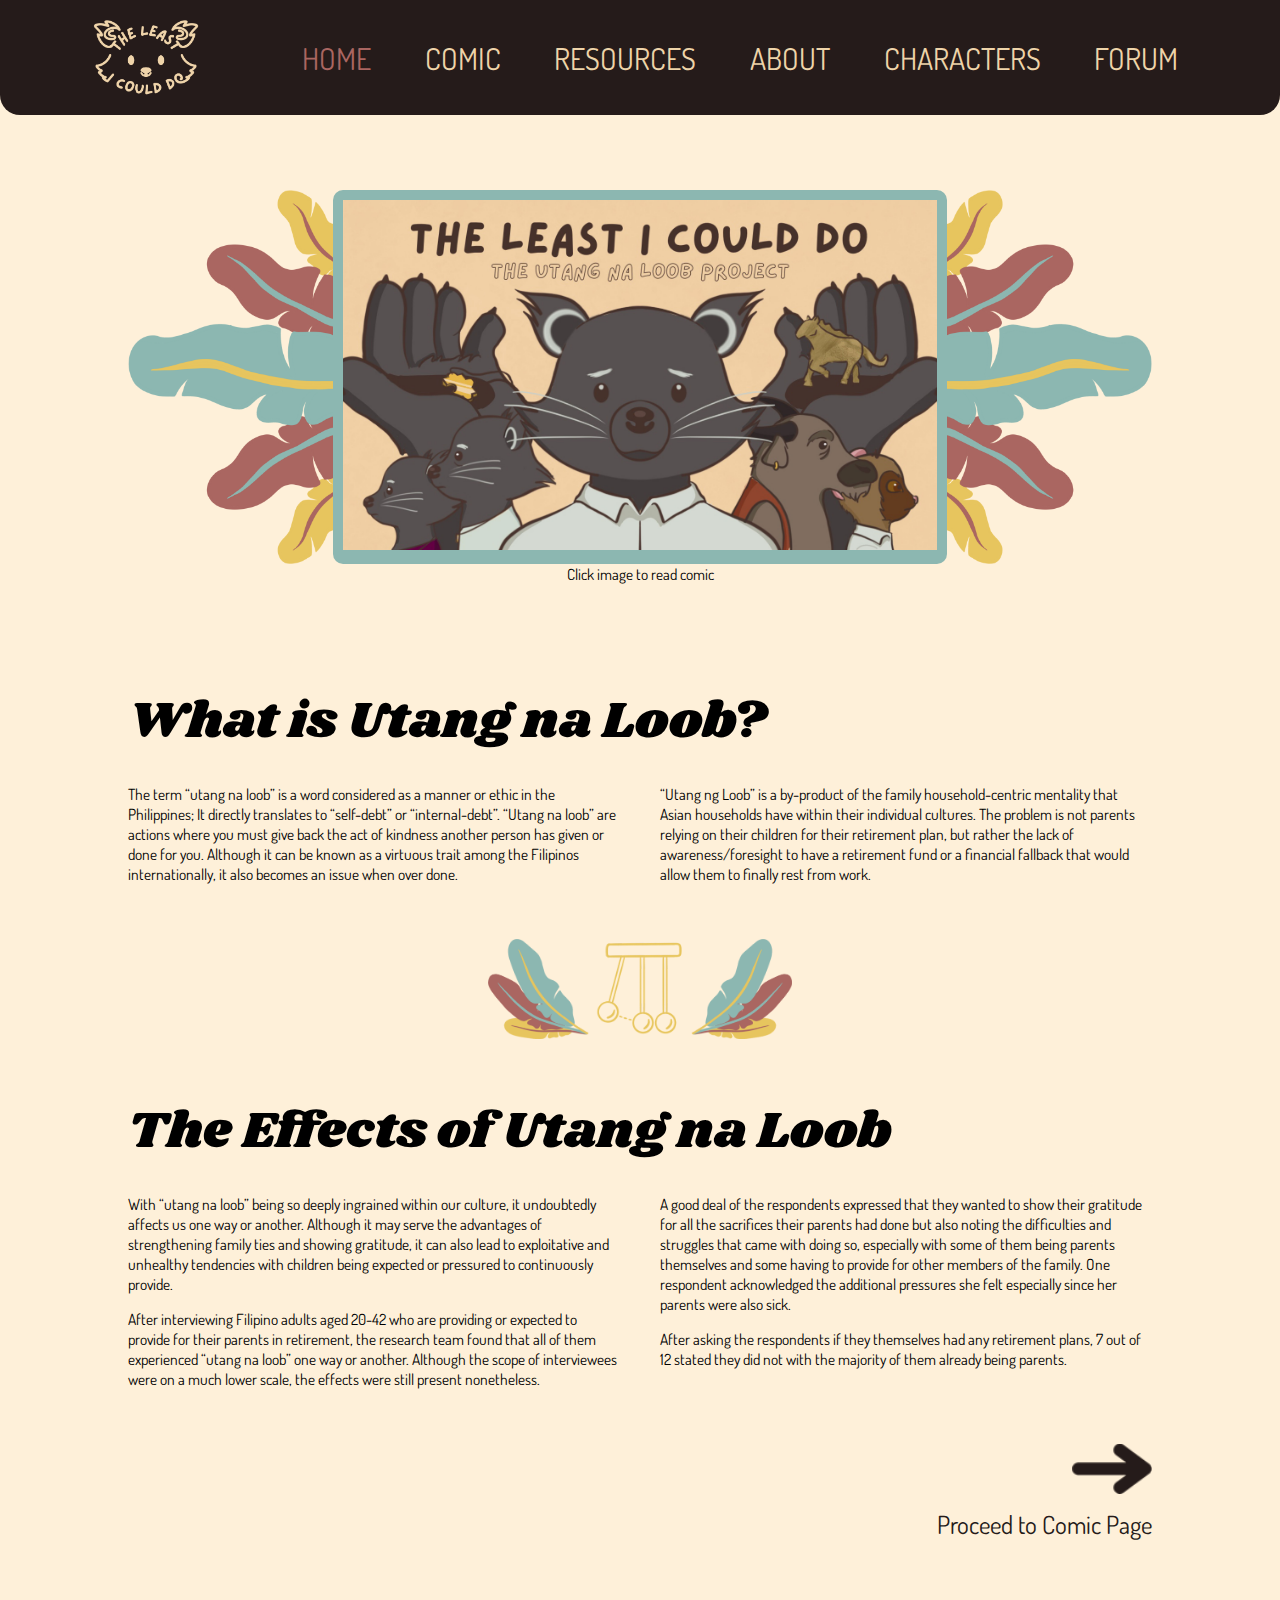
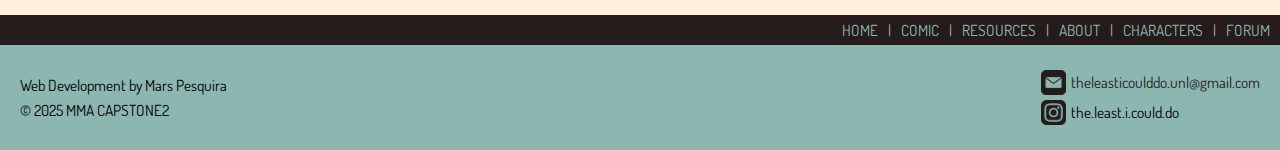
<file: index.html>
<!DOCTYPE html>
<html lang="en">

<head>
    <meta charset="utf-8">
    <meta name="viewport" content="width=device-width, initial-scale=1">
    <title>The Least I Could Do</title>
    <link rel="stylesheet" href="css/style.css">
    <link rel="stylesheet" href="css/mobile.css">
    <link rel="icon" type="image/icon" href="images/favicon.png">
</head>

<body>
    <!-- HEADER -->
    <header>
        <nav>
            <div class="logo">
                <a href="index.html">
                    <img id="logo" src="images/logo.png" alt="Logo">
                </a>
            </div>
            <ul>
                <li><a href="index.html" class="active">Home</a></li>
                <li><a href="comic.html">Comic</a></li>
                <li><a href="resources.html">Resources</a></li>
                <li><a href="about.html">About</a></li>
                <li><a href="characters.html">Characters</a></li>
                <li><a href="forum.html">Forum</a></li>
            </ul>
        </nav>
    </header>

    <main id="index">
        <div class="leaves-container">
            <img src="images/leaves-left.png" alt="Leaves" class="preview-leaves" id="leaves-1">
            <div id="comic-background-home">
                <div id="comic-preview">
                    <a href="comic.html">
                        <img src="images/home-img.jpg" alt="Cover Page 1">
                    </a>
                </div>
            </div>
            <img src="images/leaves-right.png" alt="Leaves" class="preview-leaves" id="leaves-2">
        </div>

        <p id="comic-hint-text">Click image to read comic</p>
        <h1>What is Utang na Loob?</h1>
        <div class="description">
            <div class="description-paragraph">
                <p class="description-text">The term “utang na loob” is a word considered as a manner or ethic in the
                    Philippines; It directly translates to “self-debt” or “internal-debt”. “Utang na loob” are actions
                    where you must give back the act of kindness another person has given or done for you. Although it
                    can be known as a virtuous trait among the Filipinos internationally, it also becomes an issue when
                    over done.</p>
            </div>
            <div class="description-paragraph">
                <p class="description-text">“Utang ng Loob” is a by-product of the family household-centric mentality
                    that Asian households have within their individual cultures. The problem is not parents relying on
                    their children for their retirement plan, but rather the lack of awareness/foresight to have a
                    retirement fund or a financial fallback that would allow them to finally rest from work.</p>
            </div>
        </div>

        <div class="icon">
            <img src="./images/effects.png" alt="Effects Icon">
        </div>

        <h1>The Effects of Utang na Loob</h1>
        <div class="description">
            <div class="description-paragraph">
                <p class="description-text">With “utang na loob” being so deeply ingrained within our culture, it
                    undoubtedly affects us one way or another. Although it may serve the advantages of strengthening
                    family ties and showing gratitude, it can also lead to exploitative and unhealthy tendencies with
                    children being expected or pressured to continuously provide.</p>
                <p class="description-text">After interviewing Filipino adults aged 20-42 who are providing or expected
                    to provide for their parents in retirement, the research team found that all of them experienced
                    “utang na loob” one way or another. Although the scope of interviewees were on a much lower scale,
                    the effects were still present nonetheless.</p>
            </div>
            <div class="description-paragraph">
                <p class="description-text">A good deal of the respondents expressed that they wanted to show their
                    gratitude for all the sacrifices their parents had done but also noting the difficulties and
                    struggles that came with doing so, especially with some of them being parents themselves and some
                    having to provide for other members of the family. One respondent acknowledged the additional
                    pressures she felt especially since her parents were also sick.</p>
                <p class="description-text">After asking the respondents if they themselves had any retirement plans, 7
                    out of 12 stated they did not with the majority of them already being parents.</p>
            </div>
        </div>

        <div id="bottom-navigation">
            <div></div>
            <div class="button-column-right">
                <a href="comic.html"><img src="./images/arrow-right.png" alt="Arrow Forward"
                        class="bottom-nav-icon"></a>
                <p id="next-page">Proceed to Comic Page</p>
            </div>
        </div>
    </main>
    <script src="js/script.js"></script>

    <div class="bottom-nav-list">
        <ul>
            <li><a href="index.html">Home</a></li>
            <li> | </li>
            <li><a href="comic.html">Comic</a></li>
            <li> | </li>
            <li><a href="resources.html">Resources</a></li>
            <li> | </li>
            <li><a href="about.html">About</a></li>
            <li> | </li>
            <li><a href="characters.html">Characters</a></li>
            <li> | </li>
            <li><a href="forum.html">Forum</a></li>
        </ul>
    </div>

    <!-- FOOTER -->
    <footer>
        <section>
            <div id="label">
                <ul>
                    <li>Web Development by Mars Pesquira</li>
                    <li>&copy; 2025 <span>MMA CAPSTONE2</span></li>
                </ul>
            </div>
            <div id="socials">
                <ul>
                    <li>
                        <a href="mailto:theleasticouldo.unl@gmail.com">
                            <div id="footer-email"></div>
                            theleasticoulddo.unl@gmail.com
                        </a>
                    </li>
                    <li>
                        <div id="footer-instagram" class="social-icon" data-modal="modal-instagram-footer"></div>
                        the.least.i.could.do
                    </li>
                </ul>
            </div>
        </section>
    </footer>

</body>

</html>
</file>
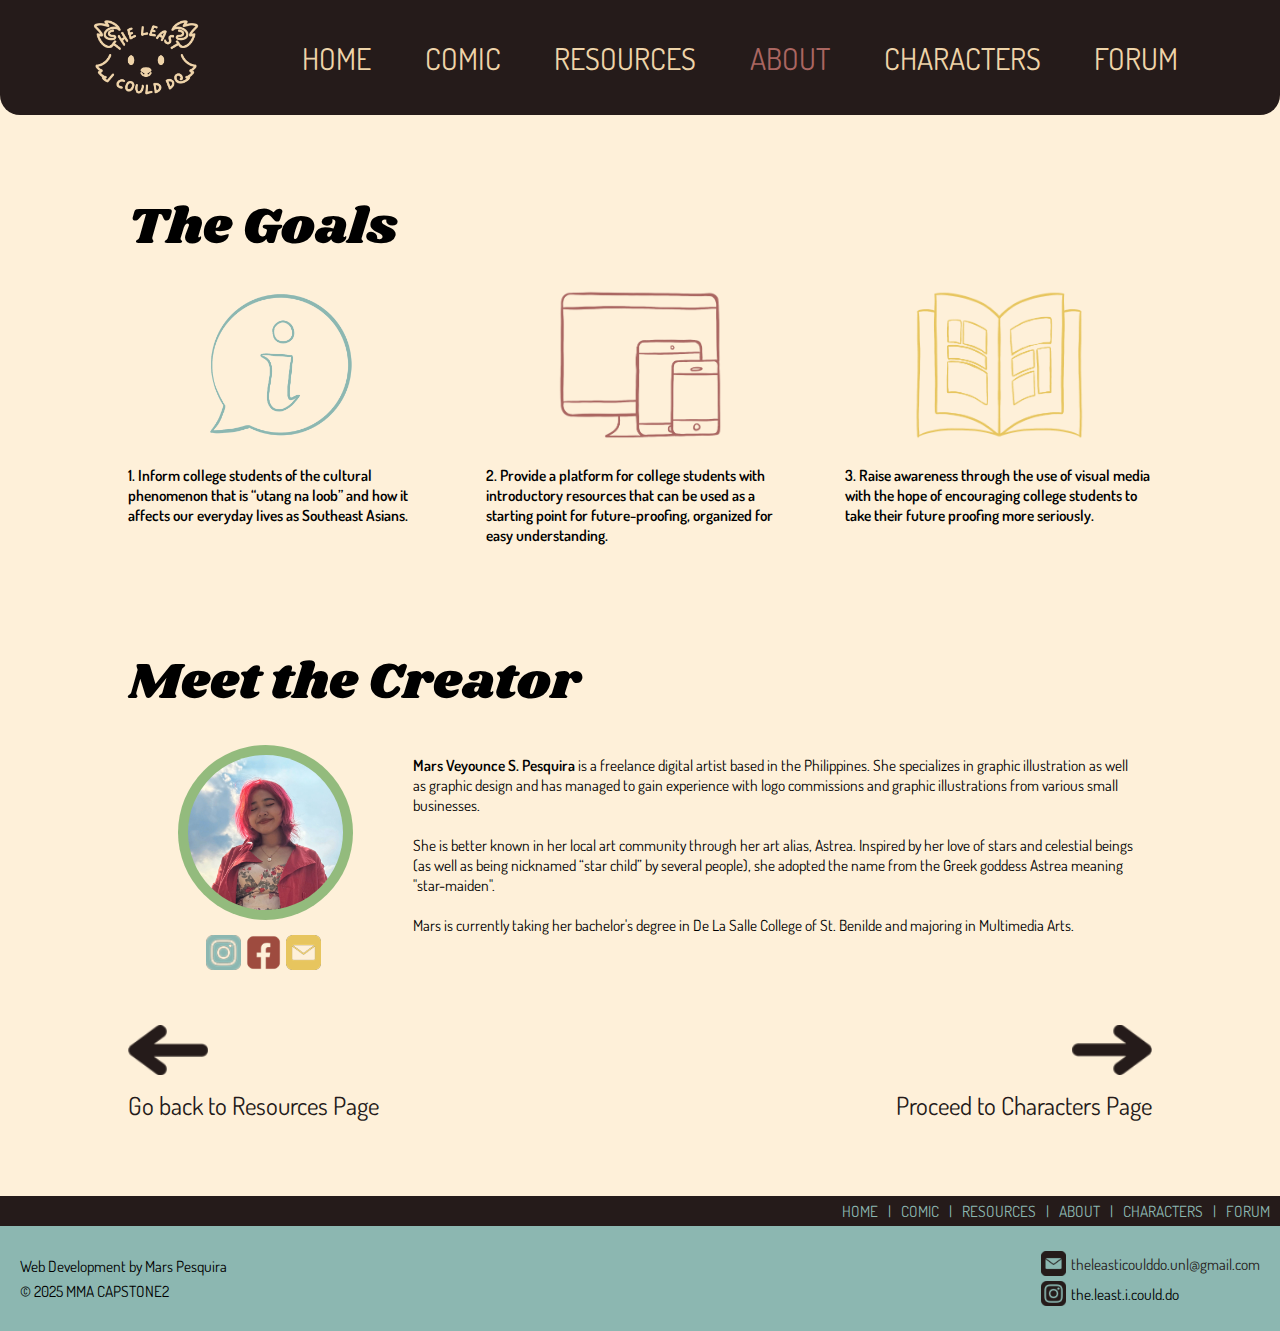
<file: about.html>
<!DOCTYPE html>
<html>

<head>
    <meta charset="utf-8">
    <meta name="viewport" content="width=device-width, initial-scale=1">
    <title>The Least I Could Do</title>
    <link rel="stylesheet" href="css/style.css">
    <link rel="stylesheet" href="css/mobile.css">
    <link rel="icon" type="image/icon" href="images/favicon.png">
</head>

<body>
    <!-- HEADER -->
    <header>
        <nav>
            <div class="logo">
                <a href="index.html">
                    <img id="logo" src="images/logo.png" alt="Logo">
                </a>
            </div>
            <ul>
                <li><a href="index.html">Home</a></li>
                <li><a href="comic.html">Comic</a></li>
                <li><a href="resources.html">Resources</a></li>
                <li><a href="about.html" class="active">About</a></li>
                <li><a href="characters.html">Characters</a></li>
                <li><a href="forum.html">Forum</a></li>
            </ul>
        </nav>
    </header>

    <main id="about">
        <h1>The Goals</h1>
        <ul>
            <li><img src="./images/info.png" alt="Info Icon">1. Inform college students of the cultural phenomenon that
                is “utang na loob” and how it affects our everyday lives as Southeast Asians.</li>
            <li><img src="./images/device.PNG" alt="Device Icon">2. Provide a platform for college students with
                introductory resources that can be used as a starting point for future-proofing, organized for easy
                understanding.</li>
            <li><img src="./images/comic.PNG" alt="Comic Icon">3. Raise awareness through the use of visual media with
                the hope of encouraging college students to take their future proofing more seriously.</li>
        </ul>

        <h1>Meet the Creator</h1>
        <div id="creator">
            <div id="creator-and-socials">
                <img src="./images/author.jpg" alt="Author" id="creator-image">
                <div id="creator-socials">
                    <div id="creator-instagram" class="social-icon" data-modal="modal-instagram"></div>
                    <div id="creator-facebook" class="social-icon" data-modal="modal-facebook"></div>
                    <a href="mailto:this.is.astreaart@gmail.com" target="_blank">
                        <div id="creator-email"></div>
                    </a>
                </div>
            </div>
            <div id="creator-description">
                <p><span>Mars Veyounce S. Pesquira</span> is a freelance digital artist based in the Philippines. She
                    specializes in graphic illustration as well as graphic design and has managed to gain experience
                    with logo commissions and graphic illustrations from various small businesses.</p>
                <p>She is better known in her local art community through her art alias, Astrea. Inspired by her love of
                    stars and celestial beings (as well as being nicknamed “star child” by several people), she adopted
                    the name from the Greek goddess Astrea meaning "star-maiden".</p>
                <p>Mars is currently taking her bachelor's degree in De La Salle College of St. Benilde and majoring in
                    Multimedia Arts.</p>
            </div>
        </div>

        <div id="modal-template" class="modal-socials">
            <div class="modal-socials-content">
                <span class="close-socials">&times;</span>
                <div id="modal-content"></div>
            </div>
        </div>

        <div id="bottom-navigation">
            <div class="button-column-left">
                <a href="resources.html"><img src="./images/arrow-left.png" alt="Arrow Back"
                        class="bottom-nav-icon"></a>
                <p id="back-page">Go back to Resources Page</p>
            </div>
            <div class="button-column-right">
                <a href="characters.html"><img src="./images/arrow-right.png" alt="Arrow Forward"
                        class="bottom-nav-icon"></a>
                <p id="next-page">Proceed to Characters Page</p>
            </div>
        </div>
    </main>
    <script src="js/modal-socials.js"></script>

    <div class="bottom-nav-list">
        <ul>
            <li><a href="index.html">Home</a></li>
            <li> | </li>
            <li><a href="comic.html">Comic</a></li>
            <li> | </li>
            <li><a href="resources.html">Resources</a></li>
            <li> | </li>
            <li><a href="about.html">About</a></li>
            <li> | </li>
            <li><a href="characters.html">Characters</a></li>
            <li> | </li>
            <li><a href="forum.html">Forum</a></li>
        </ul>
    </div>

    <!-- FOOTER -->
    <footer>
        <section>
            <div id="label">
                <ul>
                    <li>Web Development by Mars Pesquira</li>
                    <li>&copy; 2025 <span>MMA CAPSTONE2</span></li>
                </ul>
            </div>
            <div id="socials">
                <ul>
                    <li>
                        <a href="mailto:theleasticouldo.unl@gmail.com">
                            <div id="footer-email"></div>
                            theleasticoulddo.unl@gmail.com
                        </a>
                    </li>
                    <li>
                        <div id="footer-instagram" class="social-icon" data-modal="modal-instagram-footer"></div>
                        the.least.i.could.do
                    </li>
                </ul>
            </div>
        </section>
    </footer>

</body>

</html>
</file>
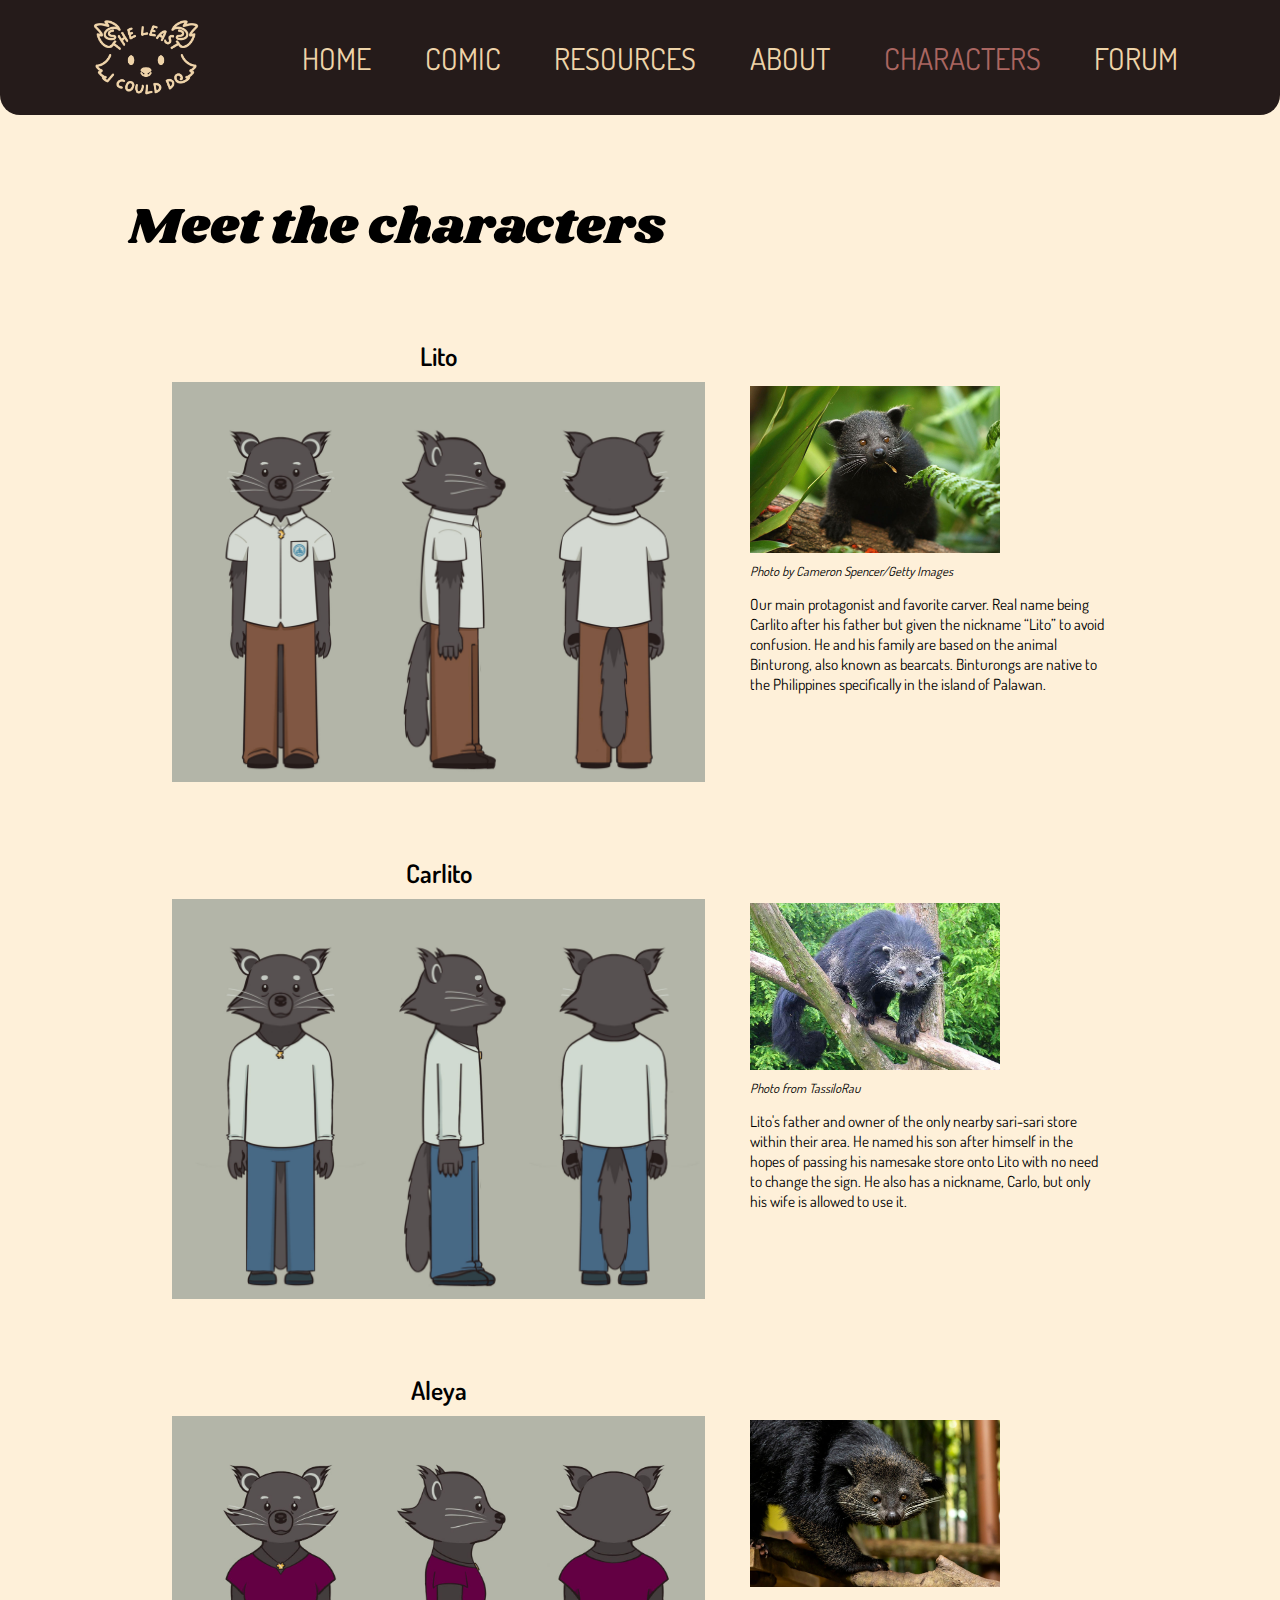
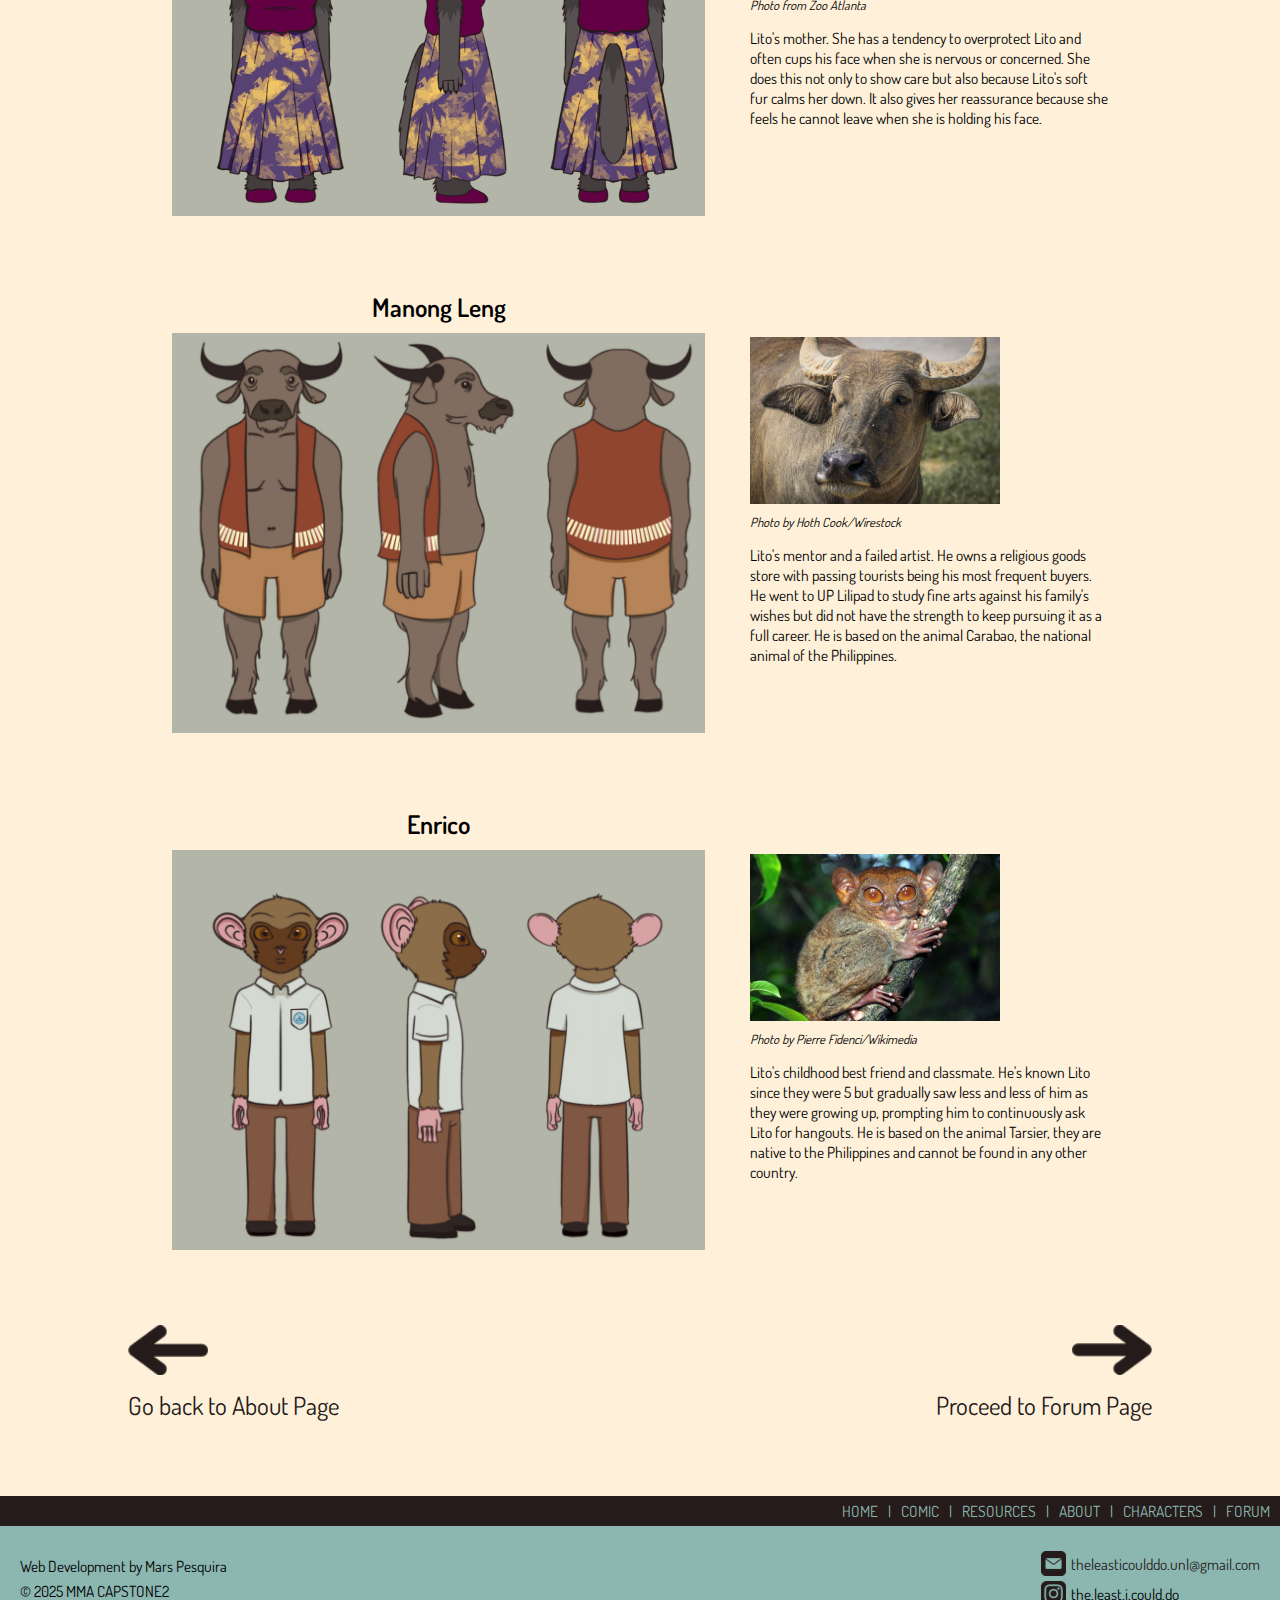
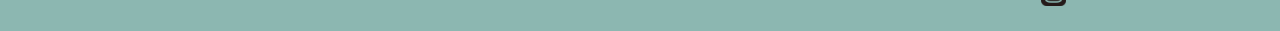
<file: characters.html>
<!DOCTYPE html>
<html lang="en">

<head>
    <meta charset="utf-8">
    <meta name="viewport" content="width=device-width, initial-scale=1">
    <title>The Least I Could Do</title>
    <link rel="stylesheet" href="css/style.css">
    <link rel="stylesheet" href="css/mobile.css">
    <link rel="icon" type="image/icon" href="images/favicon.png">
</head>

<body>
    <!-- HEADER -->
    <header>
        <nav>
            <div class="logo">
                <a href="index.html">
                    <img id="logo" src="images/logo.png" alt="Logo">
                </a>
            </div>
            <ul>
                <li><a href="index.html">Home</a></li>
                <li><a href="comic.html">Comic</a></li>
                <li><a href="resources.html">Resources</a></li>
                <li><a href="about.html">About</a></li>
                <li><a href="characters.html" class="active">Characters</a></li>
                <li><a href="forum.html">Forum</a></li>
            </ul>
        </nav>
    </header>

    <main id="characters">
        <h1>Meet the characters</h1>
        <div class="character-information-container">
            <div class="comic-character">
                <h2>Lito</h2>
                <img src="./images/LITO.JPG" alt="Lito">
            </div>
            <div class="real-animal-container">
                <div class="photo-with-source">
                    <img src="./images/lito-pic.jpg" alt="Lito" class="real-animal">
                    <p>Photo by Cameron Spencer/Getty Images</p>
                </div>
                <p class="character-description">Our main protagonist and favorite carver. Real name being Carlito after
                    his father but given the nickname “Lito” to avoid confusion. He and his family are based on the
                    animal Binturong, also known as bearcats. Binturongs are native to the Philippines specifically in
                    the island of Palawan.</p>
            </div>
        </div>
        <div class="character-information-container">
            <div class="comic-character">
                <h2>Carlito</h2>
                <img src="./images/CARLITO.JPG" alt="Carlito">
            </div>
            <div class="real-animal-container">
                <div class="photo-with-source">
                    <img src="./images/carlito-pic.jpg" alt="Carlito" class="real-animal">
                    <p>Photo from TassiloRau</p>
                </div>
                <p class="character-description">Lito's father and owner of the only nearby sari-sari store within their
                    area. He named his son after himself in the hopes of passing his namesake store onto Lito with no
                    need to change the sign. He also has a nickname, Carlo, but only his wife is allowed to use it.</p>
            </div>
        </div>
        <div class="character-information-container">
            <div class="comic-character">
                <h2>Aleya</h2>
                <img src="./images/ALEYA.JPG" alt="Aleya">
            </div>
            <div class="real-animal-container">
                <div class="photo-with-source">
                    <img src="./images/aleya-pic.jpg" alt="Aleya" class="real-animal">
                    <p>Photo from Zoo Atlanta</p>
                </div>
                <p class="character-description">Lito's mother. She has a tendency to overprotect Lito and often cups
                    his face when she is nervous or concerned. She does this not only to show care but also because
                    Lito's soft fur calms her down. It also gives her reassurance because she feels he cannot leave when
                    she is holding his face.</p>
            </div>
        </div>
        <div class="character-information-container">
            <div class="comic-character">
                <h2>Manong Leng</h2>
                <img src="./images/MANONG-LENG.jpg" alt="Manong Leng">
            </div>
            <div class="real-animal-container">
                <div class="photo-with-source">
                    <img src="./images/manong.jpg" alt="Manong Leng" class="real-animal">
                    <p>Photo by Hoth Cook/Wirestock</p>
                </div>
                <p class="character-description">Lito's mentor and a failed artist. He owns a religious goods store with
                    passing tourists being his most frequent buyers. He went to UP Lilipad to study fine arts against
                    his family's wishes but did not have the strength to keep pursuing it as a full career. He is based
                    on the animal Carabao, the national animal of the Philippines.</p>
            </div>
        </div>
        <div class="character-information-container">
            <div class="comic-character">
                <h2>Enrico</h2>
                <img src="./images/ENRICO.JPG" alt="Enrico">
            </div>
            <div class="real-animal-container">
                <div class="photo-with-source">
                    <img src="./images/enrico-pic.jpg" alt="Enrico" class="real-animal">
                    <p>Photo by Pierre Fidenci/Wikimedia</p>
                </div>
                <p class="character-description">Lito's childhood best friend and classmate. He's known Lito since they
                    were 5 but gradually saw less and less of him as they were growing up, prompting him to continuously
                    ask Lito for hangouts. He is based on the animal Tarsier, they are native to the Philippines and
                    cannot be found in any other country.</p>
            </div>
        </div>

        <div id="bottom-navigation">
            <div class="button-column-left">
                <a href="About.html"><img src="./images/arrow-left.png" alt="Arrow Back" class="bottom-nav-icon"></a>
                <p id="back-page">Go back to About Page</p>
            </div>
            <div class="button-column-right">
                <a href="Forum.html"><img src="./images/arrow-right.png" alt="Arrow Forward"
                        class="bottom-nav-icon"></a>
                <p id="next-page">Proceed to Forum Page</p>
            </div>
        </div>
    </main>
    <script src="js/script.js"></script>

    <div class="bottom-nav-list">
        <ul>
            <li><a href="index.html">Home</a></li>
            <li> | </li>
            <li><a href="comic.html">Comic</a></li>
            <li> | </li>
            <li><a href="resources.html">Resources</a></li>
            <li> | </li>
            <li><a href="about.html">About</a></li>
            <li> | </li>
            <li><a href="characters.html">Characters</a></li>
            <li> | </li>
            <li><a href="forum.html">Forum</a></li>
        </ul>
    </div>

    <!-- FOOTER -->
    <footer>
        <section>
            <div id="label">
                <ul>
                    <li>Web Development by Mars Pesquira</li>
                    <li>&copy; 2025 <span>MMA CAPSTONE2</span></li>
                </ul>
            </div>
            <div id="socials">
                <ul>
                    <li>
                        <a href="mailto:theleasticouldo.unl@gmail.com">
                            <div id="footer-email"></div>
                            theleasticoulddo.unl@gmail.com
                        </a>
                    </li>
                    <li>
                        <div id="footer-instagram" class="social-icon" data-modal="modal-instagram-footer"></div>
                        the.least.i.could.do
                    </li>
                </ul>
            </div>
        </section>
    </footer>

</body>

</html>
</file>
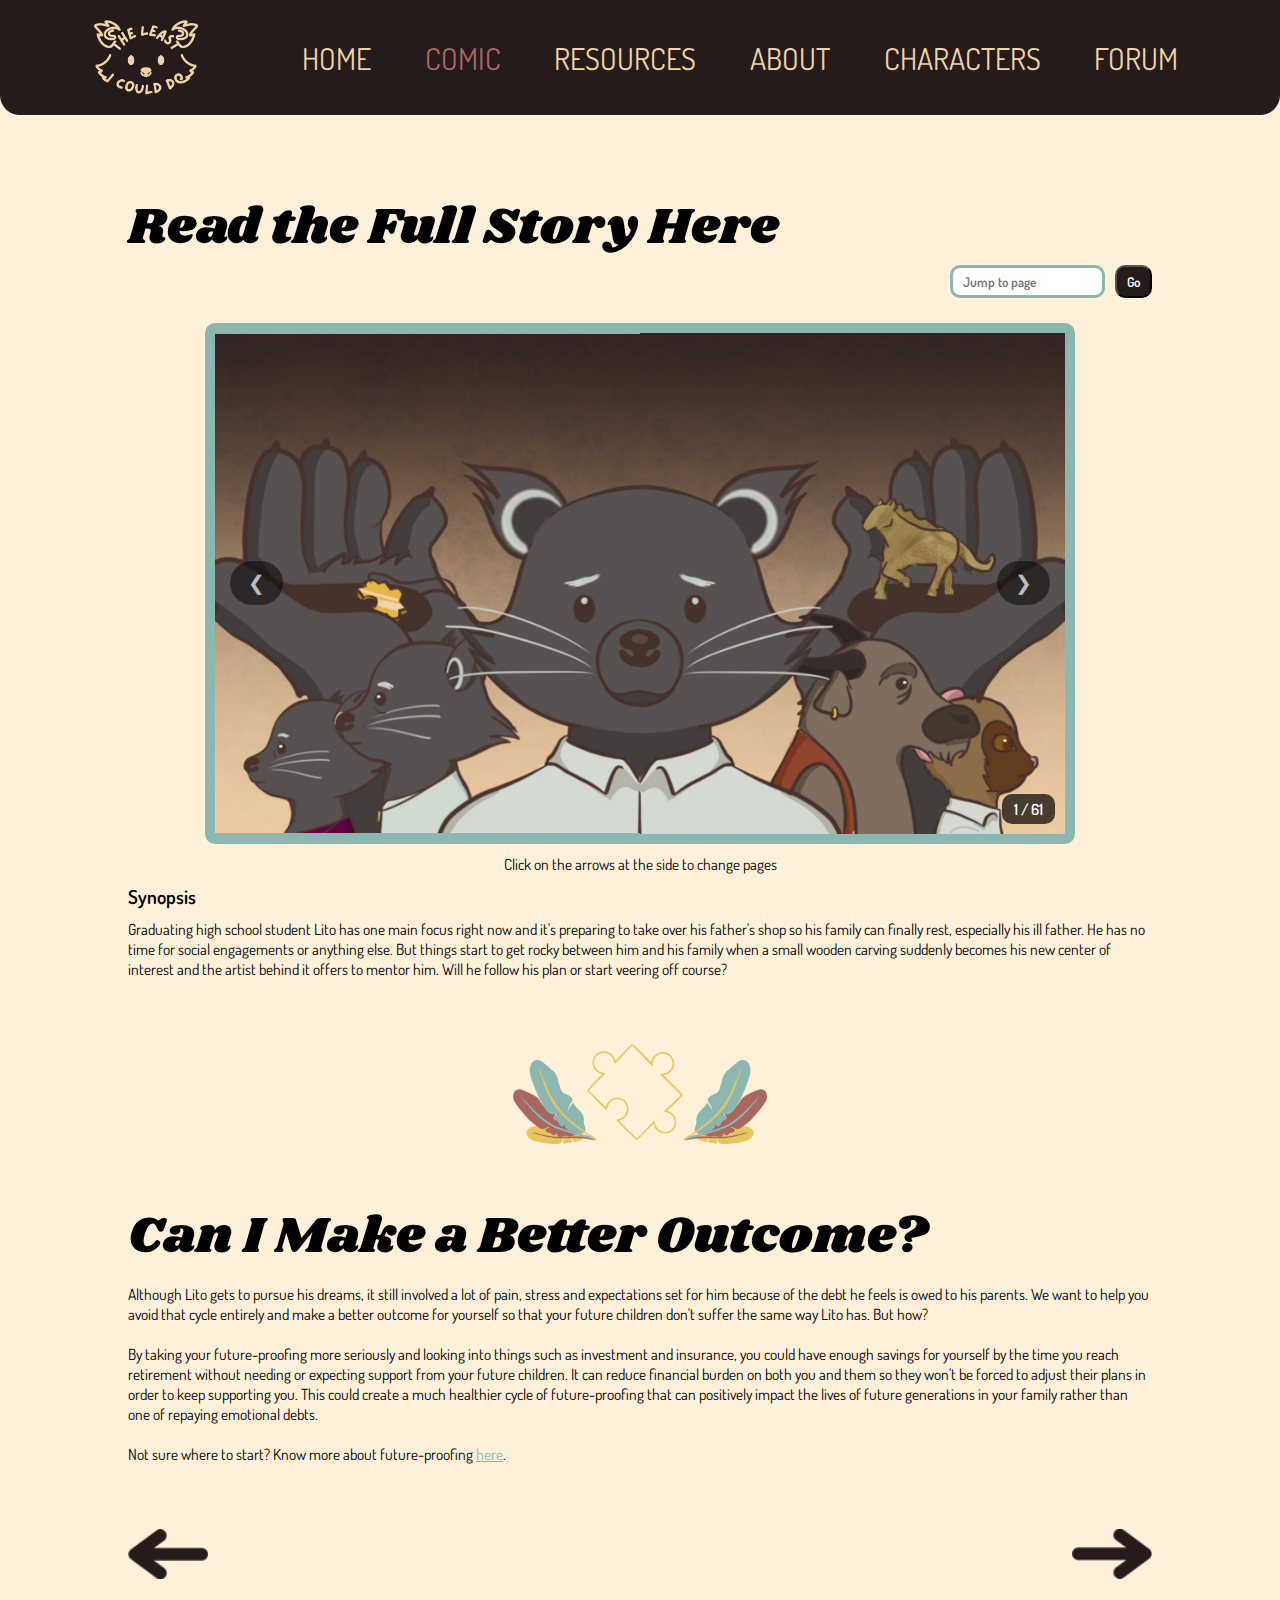
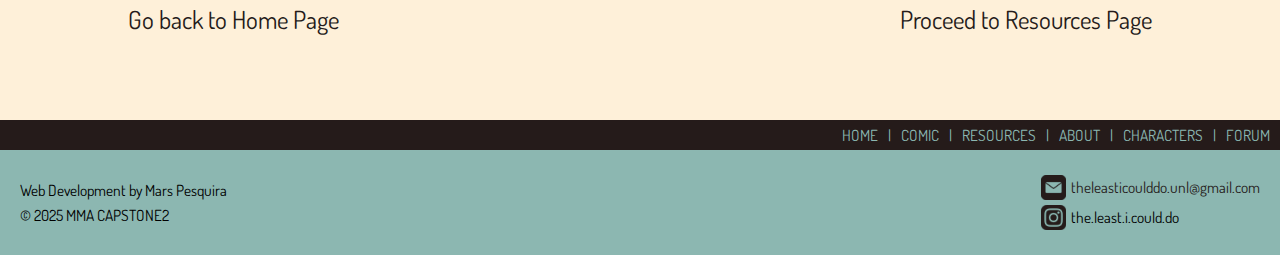
<file: comic.html>
<!DOCTYPE html>
<html lang="en">

<head>
    <meta charset="utf-8">
    <meta name="viewport" content="width=device-width, initial-scale=1">
    <title>The Least I Could Do</title>
    <link rel="stylesheet" href="css/style.css">
    <link rel="stylesheet" href="css/mobile.css">
    <link rel="icon" type="image/icon" href="images/favicon.png">
</head>

<body>
    <!-- HEADER -->
    <header>
        <nav>
            <div class="logo">
                <a href="index.html">
                    <img id="logo" src="images/logo.png" alt="Logo">
                </a>
            </div>
            <ul>
                <li><a href="index.html">Home</a></li>
                <li><a href="comic.html" class="active">Comic</a></li>
                <li><a href="resources.html">Resources</a></li>
                <li><a href="about.html">About</a></li>
                <li><a href="characters.html">Characters</a></li>
                <li><a href="forum.html">Forum</a></li>
            </ul>
        </nav>
    </header>

    <!-- COMIC -->
    <main id="comic">
        <h1>Read the Full Story Here</h1>
        <div class="view-toggle">
            <button id="toggleView">View All</button>
            <div></div>
            <div id="jump-to-container">
                <input type="number" id="jumpToInput" min="1" placeholder="Jump to page" />
                <button id="jumpToButton">Go</button>
            </div>
        </div>
        <div id="comic-background">
            <div class="comic-reader">
                <section class="comic-container">
                    <div class="comic-page">
                        <img src="images/cover01.jpg" alt="Cover Page 1">
                    </div>
                    <div class="comic-page">
                        <img src="images/cover02.jpg" alt="Cover Page 2">
                    </div>

                    <div class="comic-page">
                        <img src="images/page01.jpg" alt="Comic Page 1">
                    </div>
                    <div class="comic-page">
                        <img src="images/page02.jpg" alt="Comic Page 2">
                    </div>
                    <div class="comic-page">
                        <img src="images/page03.jpg" alt="Comic Page 3">
                    </div>
                    <div class="comic-page">
                        <img src="images/page04.jpg" alt="Comic Page 4">
                    </div>
                    <div class="comic-page">
                        <img src="images/page05.jpg" alt="Comic Page 5">
                    </div>
                    <div class="comic-page">
                        <img src="images/page06.jpg" alt="Comic Page 6">
                    </div>
                    <div class="comic-page">
                        <img src="images/page07.jpg" alt="Comic Page 7">
                    </div>
                    <div class="comic-page">
                        <img src="images/page08.jpg" alt="Comic Page 8">
                    </div>
                    <div class="comic-page">
                        <img src="images/page09.jpg" alt="Comic Page 9">
                    </div>
                    <div class="comic-page">
                        <img src="images/page10.jpg" alt="Comic Page 10">
                    </div>
                    <div class="comic-page">
                        <img src="images/page11.jpg" alt="Comic Page 11">
                    </div>
                    <div class="comic-page">
                        <img src="images/page12.jpg" alt="Comic Page 12">
                    </div>
                    <div class="comic-page">
                        <img src="images/page13.jpg" alt="Comic Page 13">
                    </div>
                    <div class="comic-page">
                        <img src="images/page14.jpg" alt="Comic Page 14">
                    </div>
                    <div class="comic-page">
                        <img src="images/page15.jpg" alt="Comic Page 15">
                    </div>
                    <div class="comic-page">
                        <img src="images/page16.jpg" alt="Comic Page 16">
                    </div>
                    <div class="comic-page">
                        <img src="images/page17.jpg" alt="Comic Page 17">
                    </div>
                    <div class="comic-page">
                        <img src="images/page18.jpg" alt="Comic Page 18">
                    </div>
                    <div class="comic-page">
                        <img src="images/page19.jpg" alt="Comic Page 19">
                    </div>
                    <div class="comic-page">
                        <img src="images/page20.jpg" alt="Comic Page 20">
                    </div>
                    <div class="comic-page">
                        <img src="images/page21.jpg" alt="Comic Page 21">
                    </div>
                    <div class="comic-page">
                        <img src="images/page22.jpg" alt="Comic Page 22">
                    </div>
                    <div class="comic-page">
                        <img src="images/page23.jpg" alt="Comic Page 23">
                    </div>
                    <div class="comic-page">
                        <img src="images/page24.jpg" alt="Comic Page 24">
                    </div>
                    <div class="comic-page">
                        <img src="images/page25.jpg" alt="Comic Page 25">
                    </div>
                    <div class="comic-page">
                        <img src="images/page26.jpg" alt="Comic Page 26">
                    </div>
                    <div class="comic-page">
                        <img src="images/page27.jpg" alt="Comic Page 27">
                    </div>
                    <div class="comic-page">
                        <img src="images/page28.jpg" alt="Comic Page 28">
                    </div>
                    <div class="comic-page">
                        <img src="images/page29.jpg" alt="Comic Page 29">
                    </div>
                    <div class="comic-page">
                        <img src="images/page30.jpg" alt="Comic Page 30">
                    </div>
                    <div class="comic-page">
                        <img src="images/page31.jpg" alt="Comic Page 31">
                    </div>
                    <div class="comic-page">
                        <img src="images/page32.jpg" alt="Comic Page 32">
                    </div>
                    <div class="comic-page">
                        <img src="images/page33.jpg" alt="Comic Page 33">
                    </div>
                    <div class="comic-page">
                        <img src="images/page34.jpg" alt="Comic Page 34">
                    </div>
                    <div class="comic-page">
                        <img src="images/page35.jpg" alt="Comic Page 35">
                    </div>
                    <div class="comic-page">
                        <img src="images/page36.jpg" alt="Comic Page 36">
                    </div>
                    <div class="comic-page">
                        <img src="images/page37.jpg" alt="Comic Page 37">
                    </div>
                    <div class="comic-page">
                        <img src="images/page38.jpg" alt="Comic Page 38">
                    </div>
                    <div class="comic-page">
                        <img src="images/page39.jpg" alt="Comic Page 39">
                    </div>
                    <div class="comic-page">
                        <img src="images/page40.jpg" alt="Comic Page 40">
                    </div>
                    <div class="comic-page">
                        <img src="images/page41.jpg" alt="Comic Page 41">
                    </div>
                    <div class="comic-page">
                        <img src="images/page42.jpg" alt="Comic Page 42">
                    </div>
                    <div class="comic-page">
                        <img src="images/page43.jpg" alt="Comic Page 43">
                    </div>
                    <div class="comic-page">
                        <img src="images/page44.jpg" alt="Comic Page 44">
                    </div>
                    <div class="comic-page">
                        <img src="images/page45.jpg" alt="Comic Page 45">
                    </div>
                    <div class="comic-page">
                        <img src="images/page46.jpg" alt="Comic Page 46">
                    </div>
                    <div class="comic-page">
                        <img src="images/page47.jpg" alt="Comic Page 47">
                    </div>
                    <div class="comic-page">
                        <img src="images/page48.jpg" alt="Comic Page 48">
                    </div>
                    <div class="comic-page">
                        <img src="images/page49.jpg" alt="Comic Page 49">
                    </div>
                    <div class="comic-page">
                        <img src="images/page50.jpg" alt="Comic Page 50">
                    </div>
                    <div class="comic-page">
                        <img src="images/page51.jpg" alt="Comic Page 51">
                    </div>
                    <div class="comic-page">
                        <img src="images/page52.jpg" alt="Comic Page 52">
                    </div>
                    <div class="comic-page">
                        <img src="images/page53.jpg" alt="Comic Page 53">
                    </div>
                    <div class="comic-page">
                        <img src="images/page54.jpg" alt="Comic Page 54">
                    </div>
                    <div class="comic-page">
                        <img src="images/page55.jpg" alt="Comic Page 55">
                    </div>
                    <div class="comic-page">
                        <img src="images/page56.jpg" alt="Comic Page 56">
                    </div>
                    <div class="comic-page">
                        <img src="images/page57.jpg" alt="Comic Page 57">
                    </div>
                    <div class="comic-page">
                        <img src="images/page58.jpg" alt="Comic Page 58">
                    </div>
                    <div class="comic-page">
                        <img src="images/page59.jpg" alt="Comic Page 59">
                    </div>
                    <div class="comic-page">
                        <img src="images/page60.jpg" alt="Comic Page 60">
                    </div>
                </section>
                <div id="page-indicator"></div>
                <div class="navigation">
                    <button id="prevPage" class="nav-btn" aria-label="Previous Page">&#10094;</button>
                    <button id="nextPage" class="nav-btn" aria-label="Next Page">&#10095;</button>
                </div>
            </div>
        </div>
        <p class="comic-guide">Click on the arrows at the side to change pages</p>
        <h3>Synopsis</h3>
        <p>Graduating high school student Lito has one main focus right now and it's preparing to take over his father's
            shop so his family can finally rest, especially his ill father. He has no time for social engagements or
            anything else. But things start to get rocky between him and his family when a small wooden carving suddenly
            becomes his new center of interest and the artist behind it offers to mentor him. Will he follow his plan or
            start veering off course?</p>


        <div class="icon">
            <img src="./images/puzzle.png" alt="Puzzle Icon">
        </div>

        <h1>Can I Make a Better Outcome?</h1>
        <p>Although Lito gets to pursue his dreams, it still involved a lot of pain, stress and expectations set for him
            because of the debt he feels is owed to his parents. We want to help you avoid that cycle entirely and make
            a better outcome for yourself so that your future children don't suffer the same way Lito has. But how?</p>
        <p>By taking your future-proofing more seriously and looking into things such as investment and insurance, you
            could have enough savings for yourself by the time you reach retirement without needing or expecting support
            from your future children. It can reduce financial burden on both you and them so they won't be forced to
            adjust their plans in order to keep supporting you. This could create a much healthier cycle of
            future-proofing that can positively impact the lives of future generations in your family rather than one of
            repaying emotional debts.</p>
        <p>Not sure where to start? Know more about future-proofing <span><a href="resources.html">here</a></span>.</p>

        <div id="bottom-navigation">
            <div class="button-column-left">
                <a href="index.html"><img src="./images/arrow-left.png" alt="Arrow Back" class="bottom-nav-icon"></a>
                <p id="back-page">Go back to Home Page</p>
            </div>
            <div class="button-column-right">
                <a href="resources.html"><img src="./images/arrow-right.png" alt="Arrow Forward"
                        class="bottom-nav-icon"></a>
                <p id="next-page">Proceed to Resources Page</p>
            </div>
        </div>
    </main>
    <script src="js/script.js"></script>

    <div class="bottom-nav-list">
        <ul>
            <li><a href="index.html">Home</a></li>
            <li> | </li>
            <li><a href="comic.html">Comic</a></li>
            <li> | </li>
            <li><a href="resources.html">Resources</a></li>
            <li> | </li>
            <li><a href="about.html">About</a></li>
            <li> | </li>
            <li><a href="characters.html">Characters</a></li>
            <li> | </li>
            <li><a href="forum.html">Forum</a></li>
        </ul>
    </div>

    <!-- FOOTER -->
    <footer>
        <section>
            <div id="label">
                <ul>
                    <li>Web Development by Mars Pesquira</li>
                    <li>&copy; 2025 <span>MMA CAPSTONE2</span></li>
                </ul>
            </div>
            <div id="socials">
                <ul>
                    <li>
                        <a href="mailto:theleasticouldo.unl@gmail.com">
                            <div id="footer-email"></div>
                            theleasticoulddo.unl@gmail.com
                        </a>
                    </li>
                    <li>
                        <div id="footer-instagram" class="social-icon" data-modal="modal-instagram-footer"></div>
                        the.least.i.could.do
                    </li>
                </ul>
            </div>
        </section>
    </footer>
</body>

</html>
</file>
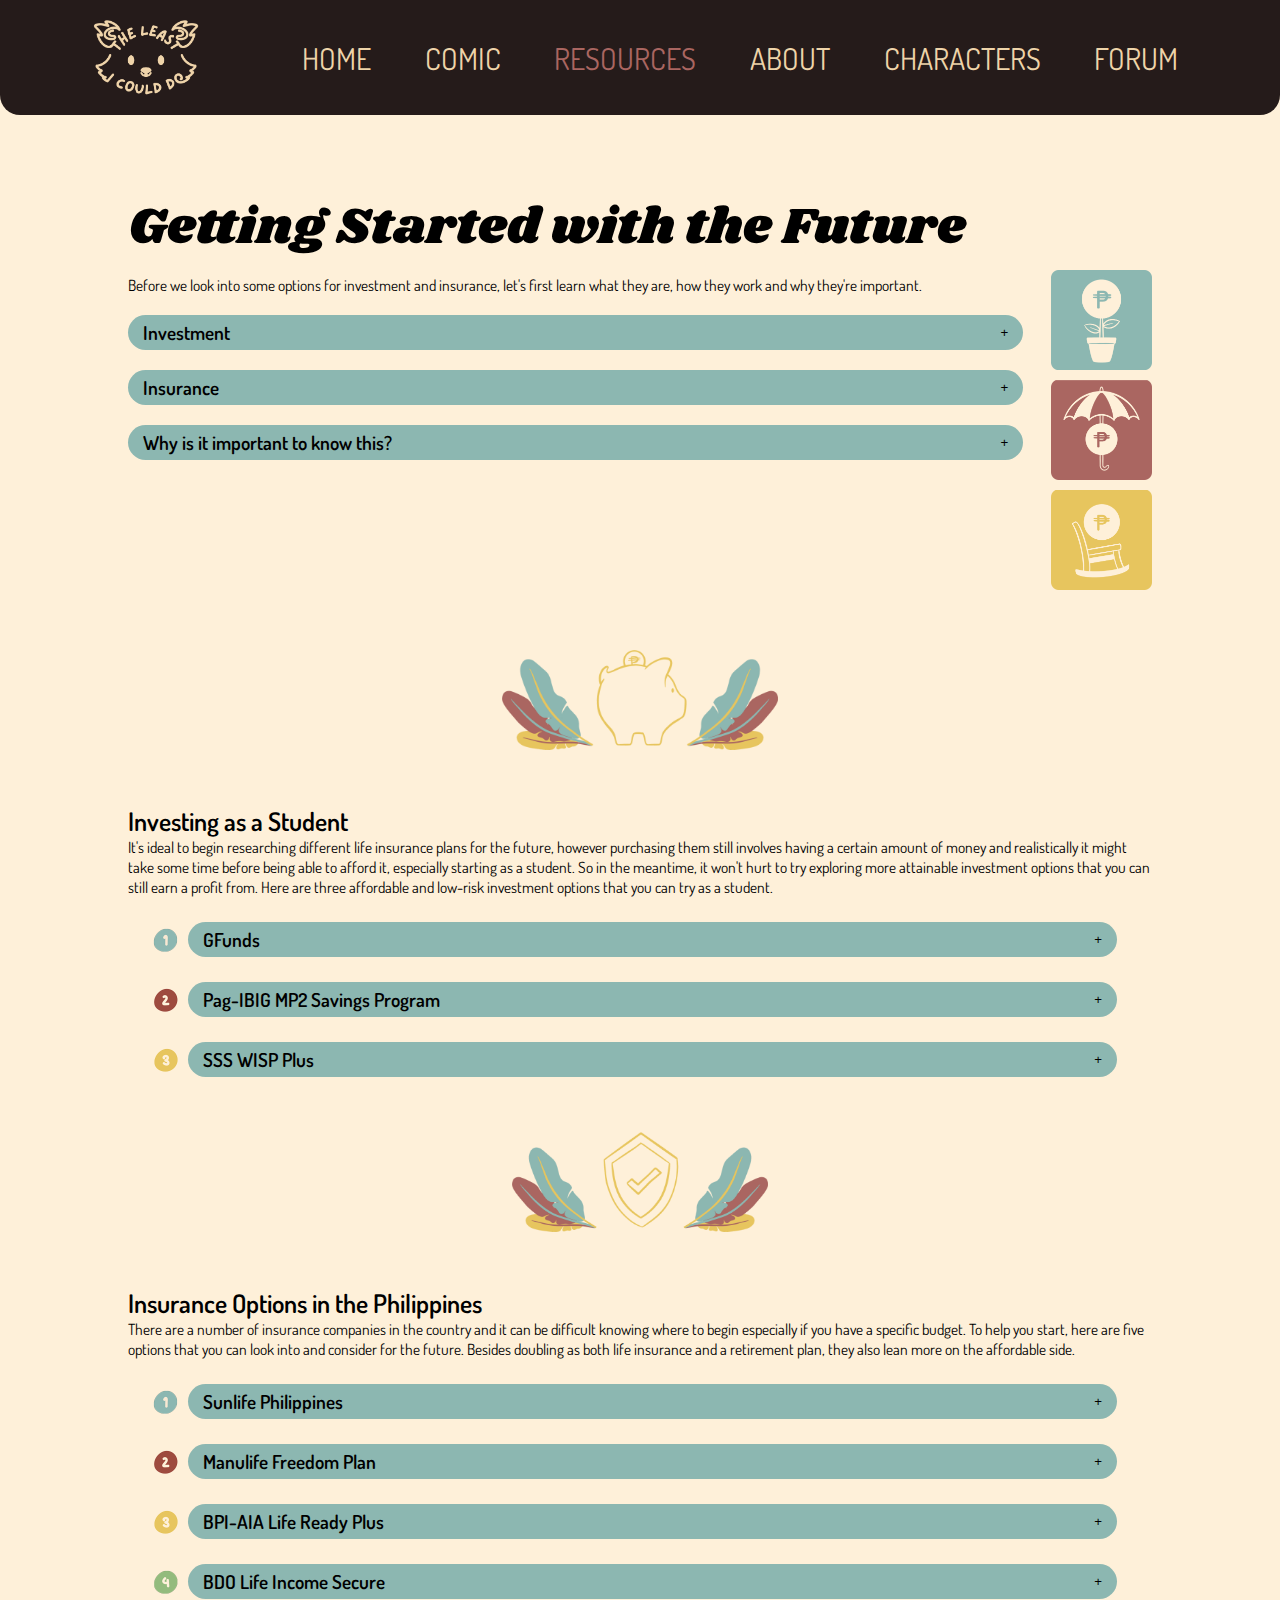
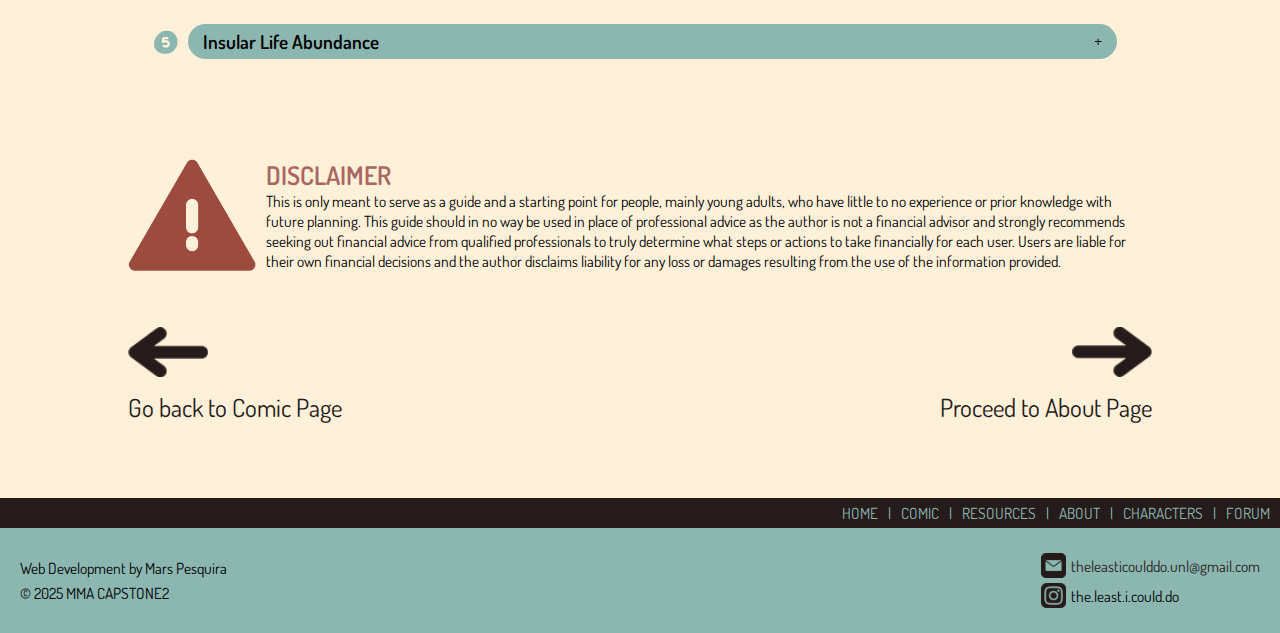
<file: resources.html>
<!DOCTYPE html>
<html>

<head>
    <meta charset="utf-8">
    <meta name="viewport" content="width=device-width, initial-scale=1">
    <title>The Least I Could Do</title>
    <link rel="stylesheet" href="css/style.css">
    <link rel="stylesheet" href="css/mobile.css">
    <link rel="icon" type="image/icon" href="images/favicon.png">
</head>

<body>
    <!-- HEADER -->
    <header>
        <nav>
            <div class="logo">
                <a href="index.html">
                    <img id="logo" src="images/logo.png" alt="Logo">
                </a>
            </div>
            <ul>
                <li><a href="index.html">Home</a></li>
                <li><a href="comic.html">Comic</a></li>
                <li><a href="resources.html" class="active">Resources</a></li>
                <li><a href="about.html">About</a></li>
                <li><a href="characters.html">Characters</a></li>
                <li><a href="forum.html">Forum</a></li>
            </ul>
        </nav>
    </header>

    <main id="resources">
        <h1>Getting Started with the Future</h1>
        <div id="getting-started">
            <div id="getting-started-description">
                <p>Before we look into some options for investment and insurance, let's first learn what they are, how
                    they work and why they're important.</p>
                <ul>
                    <li>
                        <div class="content-title">
                            <button type="button" class="dropdown">
                                <h3>Investment</h3>
                                <span class="indicator">+</span>
                            </button>
                        </div>
                        <div class="dropdown-content">
                            <p><span>Investment</span> is a financial asset that is acquired with the aim of earning
                                future income or achieving a profit by selling it at a higher price later. The main goal
                                of investments is generating returns (ROI) and yielding better profits.</p>
                        </div>
                    </li>
                    <li>
                        <div class="content-title">
                            <button type="button" class="dropdown">
                                <h3>Insurance</h3>
                                <span class="indicator">+</span>
                            </button>
                        </div>
                        <div class="dropdown-content">
                            <p><span>Insurance</span> acts as a financial safety net. This involves paying a company
                                money (premiums) and in return they cover the costs for whatever loss or damage that
                                qualifies under the policy that you accepted. This could help in assuring that your
                                loved ones will be taken care of in case an injury or accident befell upon you, saving
                                them from any sort of debt. Under that same notion are Life Insurance Retirement Plans
                                (LIRPS) which are permanent life insurance policies that aim to build cash value, this
                                may provide you with financial security upon your retirement.</p>
                            <p>How does a company cover all of that? By collecting premiums from their members
                                (policyholders), the company can pay using the premiums collected from all policyholders
                                so that the financial burden doesn't rest solely on one person.</p>
                        </div>
                    </li>
                    <li>
                        <div class="content-title">
                            <button type="button" class="dropdown">
                                <h3>Why is it important to know this?</h3>
                                <span class="indicator">+</span>
                            </button>
                        </div>
                        <div class="dropdown-content">
                            <p><span>Why is it important to know this?</span> Choosing reliable insurance companies and
                                investing wisely both contribute to financial stability and security in the long run.
                                This reduces financial burden on both you and your loved ones as they won't be forced to
                                adjust their plans in order to keep supporting you and it can begin a healthy cycle of
                                future-proofing that can positively impact the lives of future generations in your
                                family.</p>
                        </div>
                    </li>
                </ul>
            </div>

            <div id="resource-images">
                <img src="./images/resources01.png" alt="Resource 1">
                <img src="./images/resources02.png" alt="Resource 2">
                <img src="./images/resources03.png" alt="Resource 3">
            </div>
        </div>

        <div class="icon">
            <img src="./images/piggybank.png" alt="Piggy Bank Icon">
        </div>

        <div id="investing-as-a-student">
            <h2>Investing as a Student</h2>
            <p>It's ideal to begin researching different life insurance plans for the future, however purchasing them
                still involves having a certain amount of money and realistically it might take some time before being
                able to afford it, especially starting as a student. So in the meantime, it won't hurt to try exploring
                more attainable investment options that you can still earn a profit from. Here are three affordable and
                low-risk investment options that you can try as a student.</p>
            <ul>
                <li>
                    <div class="content-title">
                        <img src="./images/svg/1.png" alt="1">
                        <button type="button" class="collapsible">
                            <h3>GFunds</h3>
                            <span class="indicator">+</span>
                        </button>
                    </div>
                    <div class="collapsible-content">
                        <p><span>GFunds</span> is a feature of the GCash app designed for both new and experienced
                            investors. Launched in 2018 under GInvest, it allows students and low-income earners in the
                            Philippines to start investing with as little as ₱50. Through GFunds, users can access a
                            variety of global and local funds, including options like Apple, Google, Ayala Land, and
                            BPI. There is very little risk given that the investment costs are much lower and since
                            there is no minimum holding period you are free to withdraw whenever you like.</p>
                        <p>To learn more about GFunds, additional links are provided below.</p>
                        <div class="links">
                            <a href="https://help.gcash.com/hc/en-us/sections/360004696433-GFunds" target=”_blank”>
                                <p>More on GFunds</p>
                            </a>
                            <a href="https://help.gcash.com/hc/en-us/articles/360017753033-Create-a-GFunds-account"
                                target=”_blank”>
                                <p>How to apply for GFunds</p>
                            </a>
                        </div>
                    </div>
                </li>
                <li>
                    <div class="content-title">
                        <img src="./images/svg/2.png" alt="2">
                        <button type="button" class="collapsible">
                            <h3>Pag-IBIG MP2 Savings Program</h3>
                            <span class="indicator">+</span>
                        </button>
                    </div>
                    <div class="collapsible-content">
                        <p>The <span>Modified Pag-IBIG 2 Savings (MP2)</span> program provides an affordable investment
                            opportunity for Filipinos especially for those with low income or have no experience with
                            investing. Starting with a minimum of ₱500 monthly contributions. It offers the benefit of
                            government-backed savings and annual dividends ranging from 4% to 8%. There's no cap on the
                            amount you can invest, and after five years, you can either withdraw your funds or choose to
                            extend your dividends for an additional two years.</p>
                        <p>It's important to note that this program only extends to members of Pag-IBIG but students 18
                            years old and above may look into these membership options:</p>
                        <ul>
                            <li>
                                <p><span>Voluntary Members</span> - Voluntary members with no regular income can pay the
                                    minimum contribution of ₱200 monthly in order to access the benefits and still
                                    contribute what they can afford.</p>
                            </li>
                            <li>
                                <p><span>Self-Employed</span> - For those who take on small freelancing jobs or selling
                                    self-made items, you may qualify as self-employed as long as you receive an income
                                    of at least ₱1000 a month. The monthly contribution rate of self-employed members is
                                    2% of the reported monthly income.</p>
                            </li>
                        </ul>
                        <p>To learn more about the MP2 Savings Program and Pag-IBIG, additional links are provided
                            below.</p>
                        <div class="links">
                            <div id="pag-ibig">
                                <a href="https://pagibiginquiries.online/pag-ibig-contribution-benefits/"
                                    target=”_blank”>
                                    <p>More on Pag-IBIG</p>
                                </a>
                                <a href="https://www.pagibigfund.gov.ph/FAQ_MP2.html" target=”_blank”>
                                    <p>More on MP2</p>
                                </a>
                            </div>
                            <div id="how-to-apply-pag-ibig">
                                <a href="https://www.moneymax.ph/government-services/articles/pag-ibig-online-registration"
                                    target=”_blank”>
                                    <p>How to apply for Pag-IBIG</p>
                                </a>
                                <a href="https://www.globe.com.ph/go/career-money/article/guide-to-pag-ibig-mp2#enroll-invest"
                                    target=”_blank”>
                                    <p>How to apply for MP2</p>
                                </a>
                            </div>
                        </div>
                    </div>
                </li>
                <li>
                    <div class="content-title">
                        <img src="./images/svg/3.png" alt="3">
                        <button type="button" class="collapsible">
                            <h3>SSS WISP Plus</h3>
                            <span class="indicator">+</span>
                        </button>
                    </div>
                    <div class="collapsible-content">
                        <p>The <span>SSS Worker's Investment and Savings Program (WISP) Plus</span> is a new voluntary
                            retirement savings program for SSS members, their minimum contributions also start at ₱500
                            per payment. It offers flexibility, as members can pay their contributions anytime. Similar
                            to the Pag-IBIG MP2, SSS WISP Plus is an affordable, safe, and tax-free government savings
                            program. It is designed to provide additional retirement savings on top of your regular SSS
                            contributions.</p>
                        <p>As mentioned above, you must be a contributing SSS member of at least 15 years old in order
                            to apply for SSS Wisp Plus. Similarly to MP2, you may also apply as a Voluntary member or a
                            Self-Employed member. Both of their monthly contributions are ₱560 for the minimum Monthly
                            Salary Credit (MSC) of ₱4,000. You may choose based on your financial capacity and
                            contribute accordingly.</p>
                        <p>To learn more about SSS and SSS Wisp Plus, additional links are provided below.</p>
                        <div class="links">
                            <div class="sss">
                                <a href="https://www.globe.com.ph/go/career-money/article/how-to-apply-sss-membership#gref"
                                    target=”_blank”>
                                    <p>More SSS</p>
                                </a>
                                <a href="https://digido.ph/articles/wisp-sss" target=”_blank”>
                                    <p>More on SSS WISP PLUS</p>
                                </a>
                            </div>
                            <div class="how-to-apply-sss">
                                <a href="https://www.moneymax.ph/government-services/articles/sss-online-registration"
                                    target=”_blank”>
                                    <p>How to apply for SSS</p>
                                </a>
                                <a href="https://www.moneymax.ph/investments/articles/wisp-sss-contribution"
                                    target=”_blank”>
                                    <p>How to apply for SSS WISP PLUS</p>
                                </a>
                            </div>
                        </div>
                    </div>
                </li>
            </ul>
        </div>

        <div class="icon">
            <img src="./images/shield.png" alt="Shield Icon">
        </div>

        <div id="insurance-options">
            <h2>Insurance Options in the Philippines</h2>
            <p>There are a number of insurance companies in the country and it can be difficult knowing where to begin
                especially if you have a specific budget. To help you start, here are five options that you can look
                into and consider for the future. Besides doubling as both life insurance and a retirement plan, they
                also lean more on the affordable side.</p>
            <ul>
                <li>
                    <div class="content-title">
                        <img src="./images/svg/1.png" alt="1">
                        <button type="button" class="collapsible">
                            <h3>Sunlife Philippines</h3>
                            <span class="indicator">+</span>
                        </button>
                    </div>
                    <div class="collapsible-content">
                        <p><a href="https://www.sunlife.com.ph/en/insurance/" target="_blank"><span>Sun Life</span></a>
                            offers a variety of life insurance plans, one affordable option is Sun FlexiLink which
                            offers both life insurance and investment flexibility. They allow coverage until the age of
                            88 and include manageable premium payments. A popular option for retirement planning is Sun
                            MaxiLink Prime, this combines life insurance and flexible investment options. Policyholders
                            can pay for at least 10 years and can qualify for loyalty bonuses</p>
                    </div>
                </li>
                <li>
                    <div class="content-title">
                        <img src="./images/svg/2.png" alt="2">
                        <button type="button" class="collapsible">
                            <h3>Manulife Freedom Plan</h3>
                            <span class="indicator">+</span>
                        </button>
                    </div>
                    <div class="collapsible-content">
                        <p>The <span><a href="https://www.manulife.com.ph/products/savings-retirement/freedom.html"
                                    target="_blank">Manulife Freedom Plan</a></span> is a retirement savings plan that
                            comes with life insurance and a lump-sum maturity benefit when the policy ends which can
                            either be 20 years or until age 65.. They also provide flexible payment terms of 5 or 10
                            years and guaranteed cash payouts every other year.</p>
                    </div>
                </li>
                <li>
                    <div class="content-title">
                        <img src="./images/svg/3.png" alt="3">
                        <button type="button" class="collapsible">
                            <h3>BPI-AIA Life Ready Plus</h3>
                            <span class="indicator">+</span>
                        </button>
                    </div>
                    <div class="collapsible-content">
                        <p><span><a href="https://www.bpi-aia.com.ph/en/our-products/protection/life-ready-plus"
                                    target="_blank">BPI-AIA Life Ready Plus</a></span> can assist with retirement
                            planning through its combination of life insurance protection and investment benefits.
                            Premiums can start as low as ₱2,100 a month and a guaranteed cash payout upon the policy's
                            maturity which can be beneficial during retirement. It also includes flexible payment terms
                            that allow you to choose so you can budget effectively.</p>
                    </div>
                </li>
                <li>
                    <div class="content-title">
                        <img src="./images/svg/4.png" alt="4">
                        <button type="button" class="collapsible">
                            <h3>BDO Life Income Secure</h3>
                            <span class="indicator">+</span>
                        </button>
                    </div>
                    <div class="collapsible-content">
                        <p><span><a href="https://www.bdo.com.ph/bdo-life/retirement-plans/income-secure"
                                    target="_blank">BDO Life Income Secure</a></span> is designed to be an affordable
                            life insurance plan that comes with a lump-sum maturity benefit that can assist you during
                            retirement. It covers for 20 years and also includes guaranteed yearly cash payouts starting
                            from the 10th year, this can offset the cost of premiums and provide you with additional
                            income.</p>
                    </div>
                </li>
                <li>
                    <div class="content-title">
                        <img src="./images/svg/5.png" alt="5"><button type="button" class="collapsible">
                            <h3>Insular Life Abundance</h3>
                            <span class="indicator">+</span>
                        </button>
                    </div>
                    <div class="collapsible-content">
                        <p><span><a href="https://www.insularlife.com.ph/abundance" target="_blank">Insular Life
                                    Abundance</a></span> provides a limited payment period of only 5 or 10 years with
                            regular cash payouts every two years. The cash payout starts at either the 7th or 11th year.
                            It also offers life insurance coverage for over 20 years or until age 65 and a guaranteed
                            lump-sum maturity benefit.</p>
                    </div>
                </li>
            </ul>
        </div>

        <div id="disclaimer-description">
            <img src="./images/disclaimer.png" id="disclaimer-icon" alt="Disclaimer Icon">
            <div>
                <h2 id="disclaimer">Disclaimer</h2>
                <p>This is only meant to serve as a guide and a starting point for people, mainly young adults, who have
                    little to no experience or prior knowledge with future planning. This guide should in no way be used
                    in place of professional advice as the author is not a financial advisor and strongly recommends
                    seeking out financial advice from qualified professionals to truly determine what steps or actions
                    to take financially for each user. Users are liable for their own financial decisions and the author
                    disclaims liability for any loss or damages resulting from the use of the information provided.</p>
            </div>

        </div>

        <div id="bottom-navigation">
            <div class="button-column-left">
                <a href="comic.html"><img src="./images/arrow-left.png" alt="Arrow Back" class="bottom-nav-icon"></a>
                <p id="back-page">Go back to Comic Page</p>
            </div>
            <div class="button-column-right">
                <a href="about.html"><img src="./images/arrow-right.png" alt="Arrow Forward"
                        class="bottom-nav-icon"></a>
                <p id="next-page">Proceed to About Page</p>
            </div>
        </div>

        <script src="js/collapsible.js"></script>
    </main>

    <div class="bottom-nav-list">
        <ul>
            <li><a href="index.html">Home</a></li>
            <li> | </li>
            <li><a href="comic.html">Comic</a></li>
            <li> | </li>
            <li><a href="resources.html">Resources</a></li>
            <li> | </li>
            <li><a href="about.html">About</a></li>
            <li> | </li>
            <li><a href="characters.html">Characters</a></li>
            <li> | </li>
            <li><a href="forum.html">Forum</a></li>
        </ul>
    </div>

    <!-- FOOTER -->
    <footer>
        <section>
            <div id="label">
                <ul>
                    <li>Web Development by Mars Pesquira</li>
                    <li>&copy; 2025 <span>MMA CAPSTONE2</span></li>
                </ul>
            </div>
            <div id="socials">
                <ul>
                    <li>
                        <a href="mailto:theleasticouldo.unl@gmail.com">
                            <div id="footer-email"></div>
                            theleasticoulddo.unl@gmail.com
                        </a>
                    </li>
                    <li>
                        <div id="footer-instagram" class="social-icon" data-modal="modal-instagram-footer"></div>
                        the.least.i.could.do
                    </li>
                </ul>
            </div>
        </section>
    </footer>

</body>

</html>
</file>
<file: css/style.css>
@import url("https://fonts.googleapis.com/css2?family=Dosis:wght@200..800&family=Shrikhand&display=swap");

/* COLOR PALETTE */
/* BROWN: #251B1A;
BEIGE: #EED4A9;
CREAM: #FEF0D9;
BLUE: #8CB7B1;
GREEN: #93BB7D;
RED: #AA6661;
YELLOW: #E7C55E; */

* {
  margin: 0;
  padding: 0;
  box-sizing: border-box;
}

html,
body {
  height: 100%;
  display: flex;
  flex-direction: column;
}

body {
  background-color: #fef0d9;
}

body::-webkit-scrollbar {
  display: none;
}

a {
  text-decoration: none;
  cursor: pointer;
}

h1 {
  font-family: "Shrikhand", serif;
  font-weight: 500;
  font-style: normal;
  font-size: 4vw;
}

h2 {
  font-family: "Dosis", sans-serif;
  font-weight: 600;
  font-style: normal;
  font-size: 2vw;
}

h3 {
  font-family: "Dosis", sans-serif;
  font-weight: 600;
  font-style: normal;
  font-size: 1.5vw;
}

p {
  font-family: "Dosis", sans-serif;
  font-weight: 400;
  font-style: normal;
  font-size: 1.2vw;
}

ul {
  list-style: none;
}

ul li {
  font-size: 1.2vw;
}

/* HEADER */
header {
  background-color: #251b1a;
  padding: 10px 0;
  width: 100%;
  position: sticky;
  z-index: 2;
  top: 0;
  border-bottom-left-radius: 20px;
  border-bottom-right-radius: 20px;
}

nav {
  display: flex;
  justify-content: space-evenly;
  align-items: center;
  margin: 0 auto;
  padding: 10px 0;
}

nav ul {
  display: flex;
  justify-content: space-between;
  list-style: none;
  padding: 0;
  margin: 0;
  width: 70%;
  text-transform: uppercase;
}

nav ul li {
  margin: 0 10px;
  font-family: "Dosis", sans-serif;
  font-weight: 400;
  font-style: normal;
  font-size: 30px;
}

nav ul li a {
  color: #eed4a9;
}

nav ul li a:hover {
  color: #aa6661;
  filter: brightness(80%);
  cursor: pointer;
}

nav ul li a:active {
  color: #aa6661;
  filter: brightness(120%);
}

.logo {
  max-height: 75px;
}

.logo img {
  max-height: 75px;
  cursor: pointer;
}

.active {
  color: #aa6661 !important;
}

/* BODY */
main {
  flex: 1;
  width: 80%;
  padding: 75px 0;
  margin: 0 auto;
}

/* BOTTOM NAVIGATION */
#bottom-navigation {
  display: flex;
  flex-direction: row;
  justify-content: space-between;
  margin: 55px 0 0 0;
}

.bottom-nav-icon {
  height: 50px;
  max-height: 50px;
  width: auto;
  margin: 0 0 10px 0;
}

.bottom-nav-icon:hover {
  filter: brightness(110%);
  transform: scale(1.1, 1.1);
}

.button-column-left {
  display: flex;
  flex-direction: column;
  align-items: flex-start;
}

#bottom-navigation #back-page {
  background-color: transparent;
  border: none;
  font-size: 25px;
  color: #251b1a !important;
}

#bottom-navigation #back-page a {
  color: #251b1a !important;
  font-family: "Dosis", sans-serif;
  font-weight: 400;
  font-style: normal;
  text-decoration: none;
}

.button-column-right {
  display: flex;
  flex-direction: column;
  align-items: flex-end;
}

#bottom-navigation #next-page {
  background-color: transparent;
  border: none;
  font-size: 25px;
  color: #251b1a !important;
}

#bottom-navigation #next-page a {
  color: #251b1a !important;
  font-family: "Dosis", sans-serif;
  font-weight: 400;
  font-style: normal;
  text-decoration: none;
}

.bottom-nav-list ul {
  display: flex;
  flex-direction: row;
  justify-content: flex-end;
  background-color: #251b1a;
  padding: 5px;
}

.bottom-nav-list ul li {
  padding: 0 5px;
  color: #8cb7b1;
  font-family: "Dosis", sans-serif;
  font-weight: 400;
  font-style: normal;
  font-size: 1.2vw;
  text-transform: uppercase;
}

.bottom-nav-list ul li a {
  color: #8cb7b1;
  font-family: "Dosis", sans-serif;
  font-weight: 400;
  font-style: normal;
  font-size: 1.2vw;
}

.bottom-nav-list ul li a:hover {
  filter: brightness(80%);
}

/* FOOTER */
footer {
  width: 100%;
  background-color: #8cb7b1;
  bottom: 0;
  padding: 20px;
}

footer section {
  display: flex;
  flex-direction: row;
  justify-content: space-between;
}

#label {
  display: flex;
  align-items: center;
}

#label ul li {
  text-transform: none;
  font-family: "Dosis", sans-serif;
  font-weight: 400;
  font-style: normal;
  margin: 5px 0;
  font-size: 1.2vw;
}

#label ul li span {
  text-transform: capitalize;
}

#footer-email {
  background-image: url("../images/svg/email.png");
  height: 25px;
  width: 25px;
  margin: 0 5px 0 0;
  opacity: 100%;
  background-size: 100%;
  background-repeat: no-repeat;
}

#footer-email:hover {
  background-image: url("../images/svg/emailfooter-hover.png");
  cursor: pointer;
  transform: scale(1.1, 1.1);
}

#footer-email:active {
  background-image: url("../images/svg/emailfooter-click.png");
}

#footer-instagram {
  background-image: url("../images/svg/instagram.png");
  height: 25px;
  width: 25px;
  margin: 0 5px 0 0;
  opacity: 100%;
  background-size: 100%;
  background-repeat: no-repeat;
}

#footer-instagram:hover {
  background-image: url("../images/svg/igfooter-hover.png");
  cursor: pointer;
  transform: scale(1.1, 1.1);
}

#footer-instagram:active {
  background-image: url("../images/svg/igfooter-click.png");
}

#socials ul {
  margin: 0;
  padding: 0;
}

#socials ul li {
  margin: auto 0;
  font-family: "Dosis", sans-serif;
  font-weight: 400;
  font-style: normal;
  display: flex;
  align-items: center;
  margin: 5px 0;
  font-size: 1.2vw;
  cursor: pointer;
}

#socials ul li a {
  display: flex;
  align-items: center;
  color: #251b1a;
}

#socials ul li a:hover {
  color: #171111;
  cursor: pointer;
}

#socials ul li a:active {
  color: #3e3373;
}

/* HOMEPAGE */
#comic-background-home {
  background-color: #8cb7b1;
  padding: 10px;
  width: 100%;
  border-radius: 10px;
}

#comic-preview {
  display: flex;
  flex-direction: row;
  width: 100%;
  height: auto;
  margin: 0 auto;
}

#comic-preview a img {
  width: 100%;
  height: auto;
  margin: 0;
}

#comic-preview:hover {
  filter: brightness(80%);
}

#comic-preview:active {
  opacity: 0.5;
}

.leaves-container {
  display: flex;
  flex-direction: row;
  margin: 0 auto;
  width: 100%;
}

.preview-leaves {
  height: auto;
  width: 20%;
}

#leaves-1 {
  display: block;
}

#leaves-2 {
  display: block;
}

#comic-hint-text {
  text-align: center;
  margin: 0 0 100px;
}

.effects {
  width: 100%;
  height: auto;
}

.description {
  display: flex;
  flex-direction: row;
  justify-content: space-between;
  margin: 10px 0 0;
}

.description-paragraph {
  display: flex;
  flex-direction: column;
  max-width: 48%;
  width: 48%;
}

.description-text {
  margin: 15px 0 0;
}

/* ABOUT PAGE */
#creator {
  display: flex;
  flex-direction: row;
}

#creator-and-socials {
  margin: 25px 50px 0;
  display: flex;
  flex-direction: column;
  align-items: center;
}

#creator-image {
  border-radius: 100px;
  background-color: #93bb7d;
  padding: 10px;
  height: auto;
  width: 175px;
  max-width: 175px;
  margin: 0 0 15px 0;
}

#creator-socials {
  display: flex;
  flex-direction: row;
}

#creator-instagram {
  background-image: url("../images/svg/instagramblue.png");
  width: 35px;
  height: 35px;
  margin: 0 5px 0 0;
  opacity: 100%;
  background-size: 100%;
  background-repeat: no-repeat;
  cursor: pointer;
}

#creator-instagram:hover {
  filter: brightness(115%);
  cursor: pointer;
  transform: scale(1.1, 1.1);
}

#creator-instagram:active {
  filter: brightness(90%);
}

#creator-facebook {
  background-image: url("../images/svg/facebook.png");
  width: 35px;
  height: 35px;
  margin: 0 5px 0 0;
  opacity: 100%;
  background-size: 100%;
  background-repeat: no-repeat;
  cursor: pointer;
}

#creator-facebook:hover {
  filter: brightness(130%);
  cursor: pointer;
  transform: scale(1.1, 1.1);
}

#creator-facebook:active {
  filter: brightness(90%);
}

#creator-email {
  background-image: url("../images/svg/email-about.png");
  width: 35px;
  height: 35px;
  margin: 0 5px 0 0;
  opacity: 100%;
  background-size: 100%;
  background-repeat: no-repeat;
}

#creator-email:hover {
  filter: brightness(110%);
  cursor: pointer;
  transform: scale(1.1, 1.1);
}

#creator-email:active {
  filter: brightness(90%);
}

.modal-socials {
  display: none;
  position: fixed;
  z-index: 10;
  left: 0;
  top: 0;
  width: 100%;
  height: 100%;
  overflow: auto;
  background-color: rgba(0, 0, 0, 0.4);
}

.modal-socials-content {
  display: flex;
  flex-direction: column;
  align-items: center;
  background-color: #ffffff;
  margin: 5% auto;
  padding: 20px;
  width: 100%;
  max-width: 550px;
  border-radius: 10px;
}

.modal-socials-content iframe {
  width: 500px;
  height: 500px;
}

.modal-socials-content blockquote {
  width: 500px !important;
  height: auto;
}

#modal-content {
  margin: 10px 0 0;
}

.close-socials {
  font-size: 28px;
  font-weight: bold;
  width: 100%;
  text-align: end;
}

.close-socials:hover,
.close-socials:focus {
  text-decoration: none;
  cursor: pointer;
}

#creator-description {
  display: flex;
  flex-direction: column;
  margin: 25px 0 0;
}

#creator-description p {
  margin: 10px;
}

#creator-description p span {
  font-weight: 600;
}

#about ul {
  display: flex;
  flex-direction: row;
  justify-content: space-between;
  margin: 0 0 100px;
}

#about ul li {
  display: flex;
  flex-direction: column;
  align-items: center;
  width: 30%;
  font-family: "Dosis", sans-serif;
  font-weight: 600;
  font-style: normal;
}

#about ul img {
  width: auto;
  height: 150px;
  max-height: 150px;
  margin: 25px 0;
}

/* COMIC PAGE */
.view-toggle {
  display: flex;
  flex-direction: row;
  justify-content: space-between;
}

.view-toggle button {
  display: none;
}

#jump-to-container {
  display: flex;
  flex-direction: row;
  justify-content: space-between;
}

input[type="number"] {
  border: 3px solid #8cb7b1;
  border-radius: 10px;
  padding: 5px 10px;
  margin: 0 0 25px 0;
  font-family: "Dosis", sans-serif;
  font-weight: 600;
  font-style: normal;
}

#jumpToButton {
  background-color: #251b1a;
  color: #ffffff;
  font-family: "Dosis", sans-serif;
  font-weight: 600;
  font-style: normal;
  display: block !important;
  border-radius: 10px;
  padding: 5px 10px;
  margin: 0 0 25px 10px;
}

#comic-background {
  background-color: #8cb7b1;
  padding: 10px;
  width: 85%;
  border-radius: 10px;
  margin: 0 auto;
}

.comic-reader {
  position: relative;
  width: 100%;
  height: auto;
  display: flex;
  justify-content: center;
  align-items: center;
  overflow: hidden;
  margin: 0 auto;
}

.comic-container {
  display: flex;
  transition: transform 0.5s ease;
  margin: auto 0;
  width: 100%;
  max-width: 100vw;
}

.comic-page {
  min-width: 50%;
  width: 100%;
  height: auto;
  box-sizing: border-box;
  display: flex;
  justify-content: center;
  align-items: center;
}

.comic-page img {
  max-width: 100%;
  max-height: 100%;
  display: block;
}

#comic p {
  padding: 10px 0;
}

#comic p span a:hover {
  color: #7c9e99;
}

#comic p span a:active {
  color: #b5d5d0;
}

#comic p span a {
  text-decoration: underline;
  color: #8cb7b1;
}

.navigation {
  position: absolute;
  width: 100%;
  display: flex;
  justify-content: space-between;
}

.nav-btn {
  background-color: rgba(0, 0, 0, 0.5);
  color: rgba(255, 255, 255, 0.7);
  border: none;
  border-radius: 100px;
  padding: 10px 18px;
  margin: 0 15px;
  font-size: 20px;
  outline: none;
  cursor: pointer;
}

.nav-btn:hover {
  background-color: rgba(0, 0, 0, 0.7);
}

#page-indicator {
  position: absolute;
  bottom: 10px;
  right: 10px;
  background-color: rgba(0, 0, 0, 0.7);
  color: #ffffff;
  padding: 5px 12px;
  border-radius: 10px;
  font-size: 1.2vw;
  font-family: "Dosis", sans-serif;
  font-weight: 600;
  font-style: normal;
}

.comic-guide {
  text-align: center;
}

/* RESOURCES PAGE */
#resources h3 {
  display: flex;
  align-items: center;
}

#resources h3 img {
  margin: 0 5px 0 0;
}

#resources p span {
  font-weight: 600;
}

#resources a {
  text-decoration: underline;
  color: #8cb7b1;
}

#resource-images {
  display: flex;
  flex-direction: column;
}

#getting-started {
  display: flex;
  flex-direction: row;
  align-items: flex-start;
}

#getting-started-description {
  flex-direction: column;
  padding: 0 28px 0 0;
  width: 100%;
}

#getting-started-description p {
  padding: 10px 0;
}

#getting-started img {
  width: auto;
  height: 100px;
  margin: 5px 0;
}

.collapsible {
  background-color: #8cb7b1;
  padding: 5px 15px;
  width: 100%;
  border: none;
  text-align: left;
  outline: none;
  border-radius: 25px;
  display: flex;
  align-items: center;
  justify-content: space-between;
  margin: 0 10px;
  cursor: pointer;
}

.collapsible-active,
.collapsible:hover {
  background-color: #7c9e99;
}

.collapsible-content {
  padding: 0 18px;
  display: none;
  overflow: hidden;
  background-color: #fef0d9;
}

.dropdown {
  background-color: #8cb7b1;
  padding: 5px 15px;
  width: 100%;
  border: none;
  text-align: left;
  outline: none;
  border-radius: 25px;
  display: flex;
  align-items: center;
  justify-content: space-between;
  margin: 10px 0;
  cursor: pointer;
}

.dropdown-active,
.dropdown:hover {
  background-color: #7c9e99;
}

.dropdown-content {
  padding: 0 18px;
  display: none;
  overflow: hidden;
  background-color: #fef0d9;
}

.dropdown-active .indicator {
  transform: rotate(45deg);
  margin: 0 0;
}

.indicator {
  transition: transform 0.3s ease;
}

.collapsible-active .indicator {
  transform: rotate(45deg);
  margin: 0 0;
}

.content-title {
  display: flex;
  flex-direction: row;
  align-items: center;
}

.content-title h3 {
  color: #000000 !important;
}

.content-title span {
  color: #000000 !important;
}

#investing-as-a-student ul li {
  margin: 25px;
}

#investing-as-a-student ul li p {
  margin: 5px 30px;
}

#investing-as-a-student ul li img {
  height: 25px;
  width: auto;
  max-height: 25px;
}

#investing-as-a-student ul li h3 {
  color: #000000 !important;
}

#investing-as-a-student ul li ul {
  margin: 0 50px;
}

#investing-as-a-student ul li ul li {
  list-style: disc;
  margin: 0 15px;
  padding: 5px 0;
}

#investing-as-a-student ul li ul li p {
  margin: 0;
}

#insurance-options ul li {
  margin: 25px;
}

#insurance-options ul li h3 button {
  font-family: "Dosis", sans-serif;
  font-weight: 600;
  font-style: normal;
  font-size: 1.17em;
}

#insurance-options ul li p a {
  color: black;
}

#insurance-options ul li p {
  margin: 5px 30px;
}

#insurance-options ul li img {
  height: 25px;
  width: auto;
  max-height: 25px;
}

#disclaimer {
  color: #aa6661;
  text-transform: uppercase;
}

#disclaimer-description {
  display: flex;
  flex-direction: row;
  margin: 100px 0 0 0;
}

#disclaimer-description img {
  width: 10vw;
  height: auto;
  margin: 0 10px 0 0;
}

.icon {
  height: 100px;
  max-height: 100px;
  width: auto;
  display: flex;
  flex-direction: row;
  justify-content: center;
  margin: 55px 0;
}

.links {
  display: flex;
  flex-direction: row;
}

.links a p {
  font-weight: bold;
}

/* FORUM PAGE */
#forum h1 {
  margin: 0 0 25px 0;
}

#forum p {
  margin: 15px 0;
}

#forum ul {
  display: flex;
  flex-direction: row;
  justify-content: space-between;
  margin: 60px 0 110px;
}

#forum ul li {
  display: flex;
  flex-direction: column;
  width: 20%;
  text-align: left;
  align-items: center;
  font-family: "Dosis", sans-serif;
  font-weight: 600;
  font-style: normal;
}

#forum ul li img {
  height: 50px;
  width: 50px;
  max-height: 50px;
  margin: 0 0 15px;
}

.disqus_section {
  max-width: 100%;
  margin: 0 auto;
}

#disqus_thread iframe[sandbox] {
  max-height: 0px !important;
  min-width: 0px !important;
  width: 0px !important;
}

/* CHARACTER PAGE */
.character-information-container {
  display: flex;
  flex-direction: row;
  align-items: flex-start;
  justify-content: space-evenly;
  margin: 75px 0;
}

.character-information-container img {
  height: 400px;
  width: auto;
  object-fit: cover;
}

.comic-character {
  display: flex;
  flex-direction: column;
  align-items: center;
}

.comic-character h2 {
  margin: 0 0 10px 0;
}

.character-description {
  margin: 15px 0 0 0;
  font-style: normal !important;
  font-size: 1.2vw !important;
}

.real-animal-container {
  display: flex;
  flex-direction: column;
  max-width: 35%;
  height: 100%;
  justify-content: space-between;
  margin: calc(2vw + 20px) 0 0 0;
}

.real-animal-container p {
  font-size: 1vw;
  font-style: italic;
}

.photo-with-source {
  display: flex;
  flex-direction: column;
}

.photo-with-source img {
  height: auto;
  width: 70%;
  object-fit: cover;
  margin: 0 0 10px 0;
}
</file>
<file: css/mobile.css>
/* FOR ANDROID*/
@media only screen and (max-width: 360px) {
  .preview-leaves {
    margin: -34px auto !important;
  }
}

/* FOR HIGH-END APPLE DEVICES */
@media only screen and (max-width: 430px) {
  nav {
    display: flex;
    flex-direction: column;
    justify-content: space-evenly;
    align-items: center;
    margin: 0 auto;
    padding: 5px 0;
  }

  nav ul {
    padding: 0 10px;
    margin: 0;
    width: 100%;
  }

  nav ul li {
    margin: 0 5px;
    font-size: 15px;
  }

  .logo img {
    max-height: 50px;
    margin: 0 0 10px;
  }

  h1 {
    font-size: 6vw;
  }

  h2 {
    font-size: 5vw;
  }

  h3 {
    font-size: 3.8vw;
  }

  p {
    font-size: 3.5vw;
  }

  ul li {
    font-size: 3vw;
  }

  /* BODY */
  main {
    width: 100%;
    padding: 35px;
    margin: 0 auto;
  }

  /* BOTTOM NAVIGATION */
  #bottom-navigation {
    display: flex;
    flex-direction: row;
    justify-content: space-between;
    margin: 55px 0 0 0;
  }

  .bottom-nav-icon {
    height: 25px;
    max-height: 50px;
    width: auto;
    margin: 0;
  }

  .button-column-left {
    display: flex;
    flex-direction: column;
    align-items: flex-start;
  }

  #bottom-navigation #back-page {
    background-color: transparent;
    border: none;
    font-size: 25px;
    color: #251b1a !important;
    text-align: left;
  }

  #bottom-navigation #back-page a {
    color: #251b1a !important;
    font-family: "Dosis", sans-serif;
    font-weight: 400;
    font-style: normal;
    font-size: 3.5vw;
  }

  .button-column-right {
    display: flex;
    flex-direction: column;
    align-items: flex-end;
  }

  #bottom-navigation #next-page {
    background-color: transparent;
    border: none;
    font-size: 25px;
    color: #251b1a !important;
    text-align: right;
  }

  #bottom-navigation #next-page a {
    color: #251b1a !important;
    font-family: "Dosis", sans-serif;
    font-weight: 400;
    font-style: normal;
    font-size: 3.5vw;
  }

  .bottom-nav-list ul {
    justify-content: center;
  }

  .bottom-nav-list ul li {
    padding: 0 5px;
    text-transform: uppercase;
    font-size: 12px;
  }

  .bottom-nav-list ul li a {
    font-size: 12px;
  }

  /* FOOTER */
  footer {
    width: 100%;
    bottom: 0;
    padding: 10px;
  }

  footer section {
    display: flex;
    flex-direction: column-reverse;
    justify-content: space-between;
    align-items: center;
  }

  #label {
    display: flex;
    align-items: center;
    font-size: 16px;
    margin: 10px 0 0;
  }

  #label ul li {
    text-transform: none;
    text-align: center;
    margin: 5px 0;
    font-size: 4vw;
  }

  #label ul li span {
    text-transform: capitalize;
  }

  #footer-email {
    height: 25px;
    width: 25px;
    margin: 0 5px 0 0;
  }

  #footer-instagram {
    height: 25px;
    width: 25px;
    margin: 0 5px 0 0;
  }

  #socials ul {
    margin: 0;
    padding: 0;
  }

  #socials ul li {
    margin: auto 0;
    display: flex;
    align-items: center;
    margin: 5px 0;
    font-size: 4vw;
  }

  #socials ul li a {
    margin: auto 0;
  }

  /* HOMEPAGE */
  #comic-preview {
    display: flex;
    flex-direction: row;
    width: 100%;
    height: auto;
    margin: 0 auto;
  }

  #comic-preview a img {
    width: 100%;
    height: auto;
    margin: 0;
  }

  .leaves-container {
    display: flex;
    flex-direction: column;
    margin: 0 auto;
    width: 100%;
  }

  .preview-leaves {
    height: auto;
    width: 30%;
    rotate: 90deg;
    margin: -38px auto;
  }

  #leaves-1 {
    display: block;
  }

  #leaves-2 {
    display: none;
  }

  #comic-hint-text {
    text-align: center;
    margin: 0 0 50px;
  }

  #index h1 {
    margin: 50px 0 0;
  }

  .effects {
    width: 100%;
    height: auto;
  }

  .description {
    display: flex;
    flex-direction: column;
    justify-content: space-between;
    margin: 10px 0 0;
  }

  .description-paragraph {
    display: flex;
    flex-direction: column;
    max-width: 100%;
    width: 100%;
  }

  .description-text {
    margin: 15px 0 0;
  }

  /* ABOUT PAGE */
  #creator {
    display: flex;
    flex-direction: column;
  }

  #creator-and-socials {
    margin: 25px 0 0;
    display: flex;
    flex-direction: column;
    align-items: center;
  }

  #creator-image {
    padding: 8px;
    height: auto;
    width: 1750px;
    max-width: 150px;
    margin: 0 0 15px 0;
  }

  #creator-socials {
    display: flex;
    flex-direction: row;
  }

  #creator-instagram {
    width: 35px;
    height: 35px;
  }

  #creator-facebook {
    width: 35px;
    height: 35px;
  }

  #creator-email {
    width: 35px;
    height: 35px;
  }

  .modal-socials-content {
    display: flex;
    flex-direction: column;
    align-items: center;
    margin: 5% auto;
    padding: 10px;
    width: 90%;
  }

  .modal-socials-content iframe {
    width: 305px !important;
    height: 500px;
  }

  .modal-socials-content blockquote {
    max-width: 305px !important;
    width: 305px !important;
    height: auto;
  }

  /* .modal-socials-content blockquote .instagram-media{
        max-width: 205px !important;
        height: auto;
    } */

  #modal-content {
    margin: 10px 0 0;
  }

  .close-socials {
    font-size: 28px;
    font-weight: bold;
    width: 100%;
    text-align: end;
  }

  #creator-description {
    display: flex;
    flex-direction: column;
    margin: 10px 0;
  }

  #creator-description p {
    margin: 10px;
  }

  #creator-description p span {
    font-weight: 600;
  }

  #about h1 {
    text-align: center;
  }

  #about ul {
    display: flex;
    flex-direction: column;
    justify-content: space-between;
    margin: 0 0 50px;
  }

  #about ul li {
    display: flex;
    flex-direction: column;
    align-items: center;
    width: 100%;
  }

  #about ul img {
    height: auto;
    width: 75px;
    max-width: 75px;
  }

  /* COMIC PAGE */
  .view-toggle button {
    display: block;
    margin: 0 0 15px 0;
  }

  #toggleView {
    background-color: #251b1a;
    color: #ffffff;
    border: none;
    padding: 8px 15px;
    border-radius: 5px;
    cursor: pointer;
    font-size: 3.5vw;
  }

  #toggleView:hover {
    background-color: rgba(37, 27, 26, 0.9);
  }

  .view-toggle {
    display: flex;
    flex-direction: row;
    justify-content: space-between;
  }

  #jump-to-container {
    display: flex;
    flex-direction: row;
    justify-content: space-between;
  }

  input[type="number"] {
    border: 3px solid #8cb7b1;
    border-radius: 10px;
    padding: 5px 10px;
    margin: 0 0 15px 0;
    font-family: "Dosis", sans-serif;
    font-weight: 600;
    font-style: normal;
  }

  #jumpToButton {
    background-color: #251b1a;
    color: #ffffff;
    font-family: "Dosis", sans-serif;
    font-weight: 600;
    font-style: normal;
    display: block !important;
    border-radius: 10px;
    padding: 5px 10px;
    margin: 0 0 15px 10px;
  }

  .all-pages-view {
    flex-direction: column;
    overflow: auto;
    height: auto;
    max-width: 100%;
  }

  .all-pages-view .comic-page {
    min-width: 100%;
    width: 100%;
    margin-bottom: 0;
  }

  #page-indicator {
    position: absolute;
    bottom: 10px;
    right: 10px;
    background-color: rgba(0, 0, 0, 0.7);
    color: #ffffff;
    padding: 5px 12px;
    border-radius: 10px;
    font-size: 14px;
    font-family: "Dosis", sans-serif;
    font-weight: 600;
    font-style: normal;
  }

  #comic-background {
    background-color: #8cb7b1;
    padding: 10px;
    margin: 25px auto 0;
    width: 100%;
    height: auto;
  }

  .comic-reader {
    position: relative;
    width: 100%;
    height: auto;
    display: flex;
    justify-content: center;
    align-items: center;
    overflow: hidden;
    margin: 0 auto;
  }

  .comic-container {
    display: flex;
    transition: transform 0.5s ease;
    margin: auto 0;
    width: 100%;
    max-width: 100vw;
  }

  .comic-page {
    min-width: 100%;
    width: 100%;
    height: auto;
    box-sizing: border-box;
    display: flex;
    justify-content: center;
    align-items: center;
  }

  .comic-page img {
    max-width: 100%;
    max-height: 100%;
    display: block;
  }

  #comic h3 {
    margin: 25px 0 0;
  }

  #comic p {
    padding: 10px 0;
  }

  #comic p span a {
    text-decoration: underline;
    color: #8cb7b1;
  }

  .navigation {
    position: absolute;
    width: 100%;
    display: flex;
    justify-content: space-between;
  }

  .nav-btn {
    background-color: rgba(0, 0, 0, 0.5);
    color: rgba(255, 255, 255, 0.7);
    border: none;
    border-radius: 100px;
    padding: 5px 12px;
    margin: 0 5px;
    font-size: 15px;
    outline: none;
  }

  .nav-btn:hover {
    background-color: rgba(0, 0, 0, 0.7);
  }

  .comic-guide {
    text-align: center;
  }

  /* RESOURCES PAGE */
  #resources h3 {
    display: flex;
    align-items: center;
  }

  #resources h3 img {
    margin: 0 5px 0 0;
  }

  #resource-images {
    display: flex;
    flex-direction: row;
    width: 100%;
    justify-content: space-around;
  }

  #getting-started {
    display: flex;
    flex-direction: column-reverse;
  }

  #getting-started-description {
    flex-direction: column;
    padding: 0;
  }

  #getting-started-description p {
    padding: 10px 0;
  }

  #getting-started img {
    width: auto;
    height: 75px;
    margin: 30px 0 20px;
  }

  #investing-as-a-student p {
    margin: 10px 0 0 0;
  }

  #investing-as-a-student ul li {
    margin: 25px 0 0;
  }

  #investing-as-a-student ul li p {
    margin: 5px 0 5px 30px;
  }

  #investing-as-a-student ul li img {
    height: 25px;
    width: auto;
    max-height: 25px;
  }

  #investing-as-a-student ul li ul {
    margin: 0 0 0 50px;
  }

  #investing-as-a-student ul li ul li {
    margin: 0 15px;
    padding: 5px 0;
  }

  #investing-as-a-student ul li ul li p {
    margin: 0;
  }

  #insurance-options p {
    margin: 10px 0 0 0;
  }

  #insurance-options ul li {
    margin: 25px 0;
  }

  #insurance-options ul li p {
    margin: 5px 0 5px 30px;
  }

  #insurance-options ul li img {
    height: 25px;
    width: auto;
    max-height: 25px;
  }

  #disclaimer {
    text-align: center;
  }

  #disclaimer-description {
    display: flex;
    flex-direction: column;
    margin: 50px 0 0 0;
    align-items: center;
  }

  #disclaimer-description img {
    width: 75px;
    height: auto;
    margin: 0;
  }

  #disclaimer-description p {
    margin: 15px 0;
  }

  .icon {
    height: 100px;
    max-height: 100px;
    width: auto;
    display: flex;
    justify-content: center;
    margin: 35px 0;
  }

  .links {
    display: flex;
    flex-direction: column;
  }

  /* FORUM PAGE */
  #forum h1 {
    margin: 0;
  }

  #forum p {
    margin: 10px 0;
  }

  #forum ul {
    display: flex;
    flex-direction: column;
    justify-content: space-between;
    margin: 15px 0 50px;
  }

  #forum ul li {
    display: flex;
    flex-direction: column;
    width: 100%;
    text-align: center;
    margin: 0 0 15px;
  }

  #forum ul li img {
    height: 35px;
    width: 35px;
    max-height: 35px;
    max-width: 35px;
    margin: 15px 0;
  }

  .disqus_section {
    max-width: 100%;
    margin: 0 auto;
  }

  /* CHARACTER PAGE */
  .character-information-container {
    display: flex;
    flex-direction: column;
    align-items: center;
    justify-content: space-between;
    margin: 25px 0;
  }

  .character-information-container img {
    height: auto;
    width: 100%;
    object-fit: cover;
  }

  .comic-character {
    display: flex;
    flex-direction: column;
    align-items: center;
  }

  .comic-character h2 {
    margin: 0 0 10px 0;
  }

  .character-description {
    margin: 0 0 0 0;
    font-style: normal !important;
    font-size: 3.5vw !important;
  }

  .real-animal-container {
    display: flex;
    flex-direction: row;
    width: 100%;
    max-width: 100%;
    margin: 15px 0 0 0;
  }

  .real-animal-container p {
    padding: 0 0 0 10px;
  }

  .photo-with-source {
    display: flex;
    flex-direction: column;
  }

  .photo-with-source p {
    font-size: 3.5vw;
    font-style: italic;
    padding: 5px 0 0 0;
  }

  .photo-with-source img {
    height: auto;
    width: 100%;
    object-fit: cover;
  }
}

/* FOR MOST LARGER SCREENS LIKE TABLETS IN PORTRAIT VIEW */
@media only screen and (min-width: 431px) and (max-width: 960px) {
  h1 {
    font-size: 6vw;
  }

  h2 {
    font-size: 5vw;
  }

  h3 {
    font-size: 3.8vw;
  }

  p {
    font-size: 3.5vw;
  }

  ul li {
    font-size: 3vw;
  }

  nav {
    display: flex;
    flex-direction: column;
    justify-content: space-evenly;
    align-items: center;
    margin: 0 auto;
    padding: 5px 0;
  }

  nav ul {
    padding: 0;
    margin: 0;
    width: 90%;
  }

  nav ul li {
    margin: 0 15px;
    font-size: 20px;
  }

  .logo img {
    max-height: 50px;
    margin: 0 0 10px;
  }

  /* BODY */
  main {
    width: 100%;
    padding: 35px;
    margin: 0 auto;
  }

  .bottom-nav-list ul {
    justify-content: center;
  }

  .bottom-nav-list ul li {
    padding: 0 5px;
    text-transform: uppercase;
    font-size: 20px;
  }

  .bottom-nav-list ul li a {
    font-size: 20px;
  }

  /* FOOTER */
  footer {
    width: 100%;
    bottom: 0;
    padding: 20px;
  }

  footer section {
    display: flex;
    flex-direction: row;
    justify-content: space-between;
  }

  #label {
    display: flex;
    align-items: center;
    font-size: 16px;
    margin: auto o;
  }

  #label ul li {
    text-transform: none;
    text-align: left;
    margin: 5px 0;
    font-size: 3vw;
  }

  #label ul li span {
    text-transform: capitalize;
  }

  #footer-email {
    height: 25px;
    width: 25px;
    margin: 0 5px 0 0;
  }

  #footer-instagram {
    height: 25px;
    width: 25px;
    margin: 0 5px 0 0;
  }

  #socials ul {
    margin: 0;
    padding: 0;
  }

  #socials ul li {
    margin: auto 0;
    display: flex;
    align-items: center;
    margin: 5px 0;
    font-size: 3vw;
  }

  #socials ul li a {
    margin: auto 0;
  }

  /* HOMEPAGE */
  #comic-preview {
    display: flex;
    flex-direction: row;
    width: 100%;
    height: auto;
    margin: 0 auto;
  }

  #comic-preview a img {
    width: 100%;
    height: auto;
    margin: 0;
  }

  #comic-hint-text {
    text-align: center;
    margin: 0 0 50px;
  }

  #index h1 {
    margin: 50px 0 0;
  }

  .effects {
    width: 100%;
    height: auto;
  }

  .description {
    display: flex;
    flex-direction: column;
    justify-content: space-between;
    margin: 10px 0 0;
  }

  .description-paragraph {
    display: flex;
    flex-direction: column;
    max-width: 100%;
    width: 100%;
  }

  .description-text {
    margin: 15px 0 0;
  }

  /* ABOUT PAGE */
  #creator {
    display: flex;
    flex-direction: column;
  }

  #creator-and-socials {
    margin: 25px 0 0;
    display: flex;
    flex-direction: column;
    align-items: center;
  }

  #creator-image {
    padding: 8px;
    height: auto;
    width: 1750px;
    max-width: 150px;
    margin: 0 0 15px 0;
  }

  #creator-socials {
    display: flex;
    flex-direction: row;
  }

  #creator-instagram {
    width: 35px;
    height: 35px;
  }

  #creator-facebook {
    width: 35px;
    height: 35px;
  }

  #creator-email {
    width: 35px;
    height: 35px;
  }

  #creator-description {
    display: flex;
    flex-direction: column;
    margin: 10px 0;
  }

  #creator-description p {
    margin: 10px;
  }

  #creator-description p span {
    font-weight: 600;
  }

  #about h1 {
    text-align: center;
  }

  #about ul {
    display: flex;
    flex-direction: column;
    justify-content: space-between;
    margin: 0 0 50px;
  }

  #about ul li {
    display: flex;
    flex-direction: column;
    align-items: center;
    width: 100%;
  }

  #about ul img {
    height: auto;
    width: 100px;
    max-width: 100px;
  }

  /* COMIC PAGE */
  .view-toggle button {
    display: block;
    margin: 0 0 15px 0;
  }

  #toggleView {
    background-color: #444;
    color: #ffffff;
    border: none;
    padding: 8px 15px;
    border-radius: 5px;
    cursor: pointer;
    font-size: 14px;
  }

  #toggleView:hover {
    background-color: #666;
  }

  .view-toggle {
    display: flex;
    flex-direction: row;
    justify-content: space-between;
  }

  #jump-to-container {
    display: flex;
    flex-direction: row;
    justify-content: space-between;
  }

  input[type="number"] {
    border: 3px solid #8cb7b1;
    border-radius: 10px;
    padding: 5px 10px;
    margin: 0 0 15px 0;
    font-family: "Dosis", sans-serif;
    font-weight: 600;
    font-style: normal;
  }

  #jumpToButton {
    background-color: #251b1a;
    color: #ffffff;
    font-family: "Dosis", sans-serif;
    font-weight: 600;
    font-style: normal;
    display: block !important;
    border-radius: 10px;
    padding: 5px 10px;
    margin: 0 0 15px 10px;
  }

  .all-pages-view {
    flex-direction: column;
    overflow: auto;
    height: auto;
    max-width: 100%;
  }

  .all-pages-view .comic-page {
    min-width: 100%;
    width: 100%;
    margin-bottom: 0;
  }

  #page-indicator {
    position: absolute;
    bottom: 10px;
    right: 10px;
    background-color: rgba(0, 0, 0, 0.7);
    color: #ffffff;
    padding: 5px 12px;
    border-radius: 10px;
    font-size: 14px;
    font-family: "Dosis", sans-serif;
    font-weight: 600;
    font-style: normal;
  }

  #comic-background {
    background-color: #8cb7b1;
    padding: 10px;
    margin: 25px auto 0;
    width: 100%;
    height: auto;
  }

  .comic-reader {
    position: relative;
    width: 100%;
    height: auto;
    display: flex;
    justify-content: center;
    align-items: center;
    overflow: hidden;
    margin: 0 auto;
  }

  .comic-container {
    display: flex;
    transition: transform 0.5s ease;
    margin: auto 0;
    width: 100%;
    max-width: 100vw;
  }

  .comic-page {
    min-width: 100%;
    width: 100%;
    height: auto;
    box-sizing: border-box;
    display: flex;
    justify-content: center;
    align-items: center;
  }

  .comic-page img {
    max-width: 100%;
    max-height: 100%;
    display: block;
  }

  #comic h3 {
    margin: 25px 0 0;
  }

  #comic p {
    padding: 10px 0;
  }

  #comic p span a {
    text-decoration: underline;
    color: #8cb7b1;
  }

  .navigation {
    position: absolute;
    width: 100%;
    display: flex;
    justify-content: space-between;
  }

  .nav-btn {
    background-color: rgba(0, 0, 0, 0.5);
    color: rgba(255, 255, 255, 0.7);
    border: none;
    border-radius: 100px;
    padding: 10px 20px;
    margin: 0 5px;
    font-size: 25px;
    outline: none;
  }

  .nav-btn:hover {
    background-color: rgba(0, 0, 0, 0.7);
  }

  .comic-guide {
    text-align: center;
  }

  /* RESOURCES PAGE */
  #resources h3 {
    display: flex;
    align-items: center;
  }

  #resources h3 img {
    margin: 0 5px 0 0;
  }

  #resource-images {
    display: flex;
    flex-direction: row;
    width: 100%;
    justify-content: space-around;
  }

  #getting-started {
    display: flex;
    flex-direction: column-reverse;
  }

  #getting-started-description {
    flex-direction: column;
    padding: 0;
  }

  #getting-started-description p {
    padding: 10px 0;
  }

  #getting-started img {
    width: auto;
    height: 150px;
    margin: 40px 0 30px;
  }

  #investing-as-a-student p {
    margin: 10px 0 0 0;
  }

  #investing-as-a-student ul li {
    margin: 25px 0 0;
  }

  #investing-as-a-student ul li p {
    margin: 5px 0 5px 30px;
  }

  #investing-as-a-student ul li img {
    height: 25px;
    width: auto;
    max-height: 25px;
  }

  #investing-as-a-student ul li ul {
    margin: 0 0 0 50px;
  }

  #investing-as-a-student ul li ul li {
    margin: 0 15px;
    padding: 5px 0;
  }

  #investing-as-a-student ul li ul li p {
    margin: 0;
  }

  #insurance-options p {
    margin: 10px 0 0 0;
  }

  #insurance-options ul li {
    margin: 25px 0;
  }

  #insurance-options ul li p {
    margin: 5px 0 5px 30px;
  }

  #insurance-options ul li img {
    height: 25px;
    width: auto;
    max-height: 25px;
  }

  #disclaimer {
    text-align: center;
  }

  #disclaimer-description {
    display: flex;
    flex-direction: column;
    margin: 50px 0 0 0;
    align-items: center;
  }

  #disclaimer-description img {
    width: 80px;
    height: auto;
    margin: 0;
  }

  #disclaimer-description p {
    margin: 15px 0;
  }

  .icon {
    height: 100px;
    max-height: 100px;
    width: auto;
    display: flex;
    justify-content: center;
    margin: 25px 0;
  }

  .links {
    display: flex;
    flex-direction: column;
  }

  /* FORUM PAGE */
  #forum h1 {
    margin: 0;
  }

  #forum p {
    margin: 10px 0;
  }

  #forum ul {
    display: flex;
    flex-direction: column;
    justify-content: space-between;
    margin: 15px 0 50px;
  }

  #forum ul li {
    display: flex;
    flex-direction: column;
    width: 100%;
    text-align: left;
    margin: 0 0 15px;
  }

  #forum ul li img {
    height: 50px;
    width: 50px;
    max-height: 50px;
    max-width: 50px;
    margin: 15px 0;
  }

  .disqus_section {
    max-width: 100%;
    margin: 0 auto;
  }

  /* CHARACTER PAGE */
  .character-information-container {
    display: flex;
    flex-direction: column;
    align-items: center;
    justify-content: space-between;
    margin: 25px 0;
  }

  .character-information-container img {
    height: auto;
    width: 100%;
    object-fit: cover;
  }

  .comic-character {
    display: flex;
    flex-direction: column;
    align-items: center;
  }

  .comic-character h2 {
    margin: 0 0 10px 0;
  }

  .character-description {
    margin: 0 0 0 0;
    font-style: normal !important;
    font-size: 3.5vw !important;
    max-width: 65%;
  }

  .real-animal-container {
    display: flex;
    flex-direction: row;
    width: 100%;
    max-width: 100%;
    margin: 15px 0 0 0;
  }

  .real-animal-container p {
    padding: 0 0 0 10px;
  }

  .photo-with-source {
    display: flex;
    flex-direction: column;
  }

  .photo-with-source p {
    font-size: 3.5vw;
    font-style: italic;
    padding: 5px 0 0 0;
  }

  .photo-with-source img {
    height: auto;
    width: 100%;
    object-fit: cover;
  }
}

/* FOR MOBILE LANDSCAPE VIEW */
@media only screen and (max-height: 500px) and (max-width: 960px) {
  /* MAIN */
  .bottom-nav-list ul {
    justify-content: center;
  }

  .bottom-nav-list ul li {
    padding: 0 5px;
    text-transform: uppercase;
    font-size: 3vw;
  }

  .bottom-nav-list ul li a {
    font-size: 3vw;
  }

  /* COMIC PAGE */
  #comic-background {
    background-color: #8cb7b1;
    padding: 10px;
    margin: 25px auto 0;
    width: 100%;
    height: auto;
  }

  .comic-reader {
    position: relative;
    width: 100%;
    height: auto;
    display: flex;
    justify-content: center;
    align-items: center;
    overflow: hidden;
    margin: 0 auto;
  }

  .comic-container {
    display: flex;
    transition: transform 0.5s ease;
    margin: auto 0;
    width: 100%;
    max-width: 100vw;
  }

  .comic-page {
    min-width: 50%;
    width: 100%;
    height: auto;
    box-sizing: border-box;
    display: flex;
    justify-content: center;
    align-items: center;
  }
}
</file>
